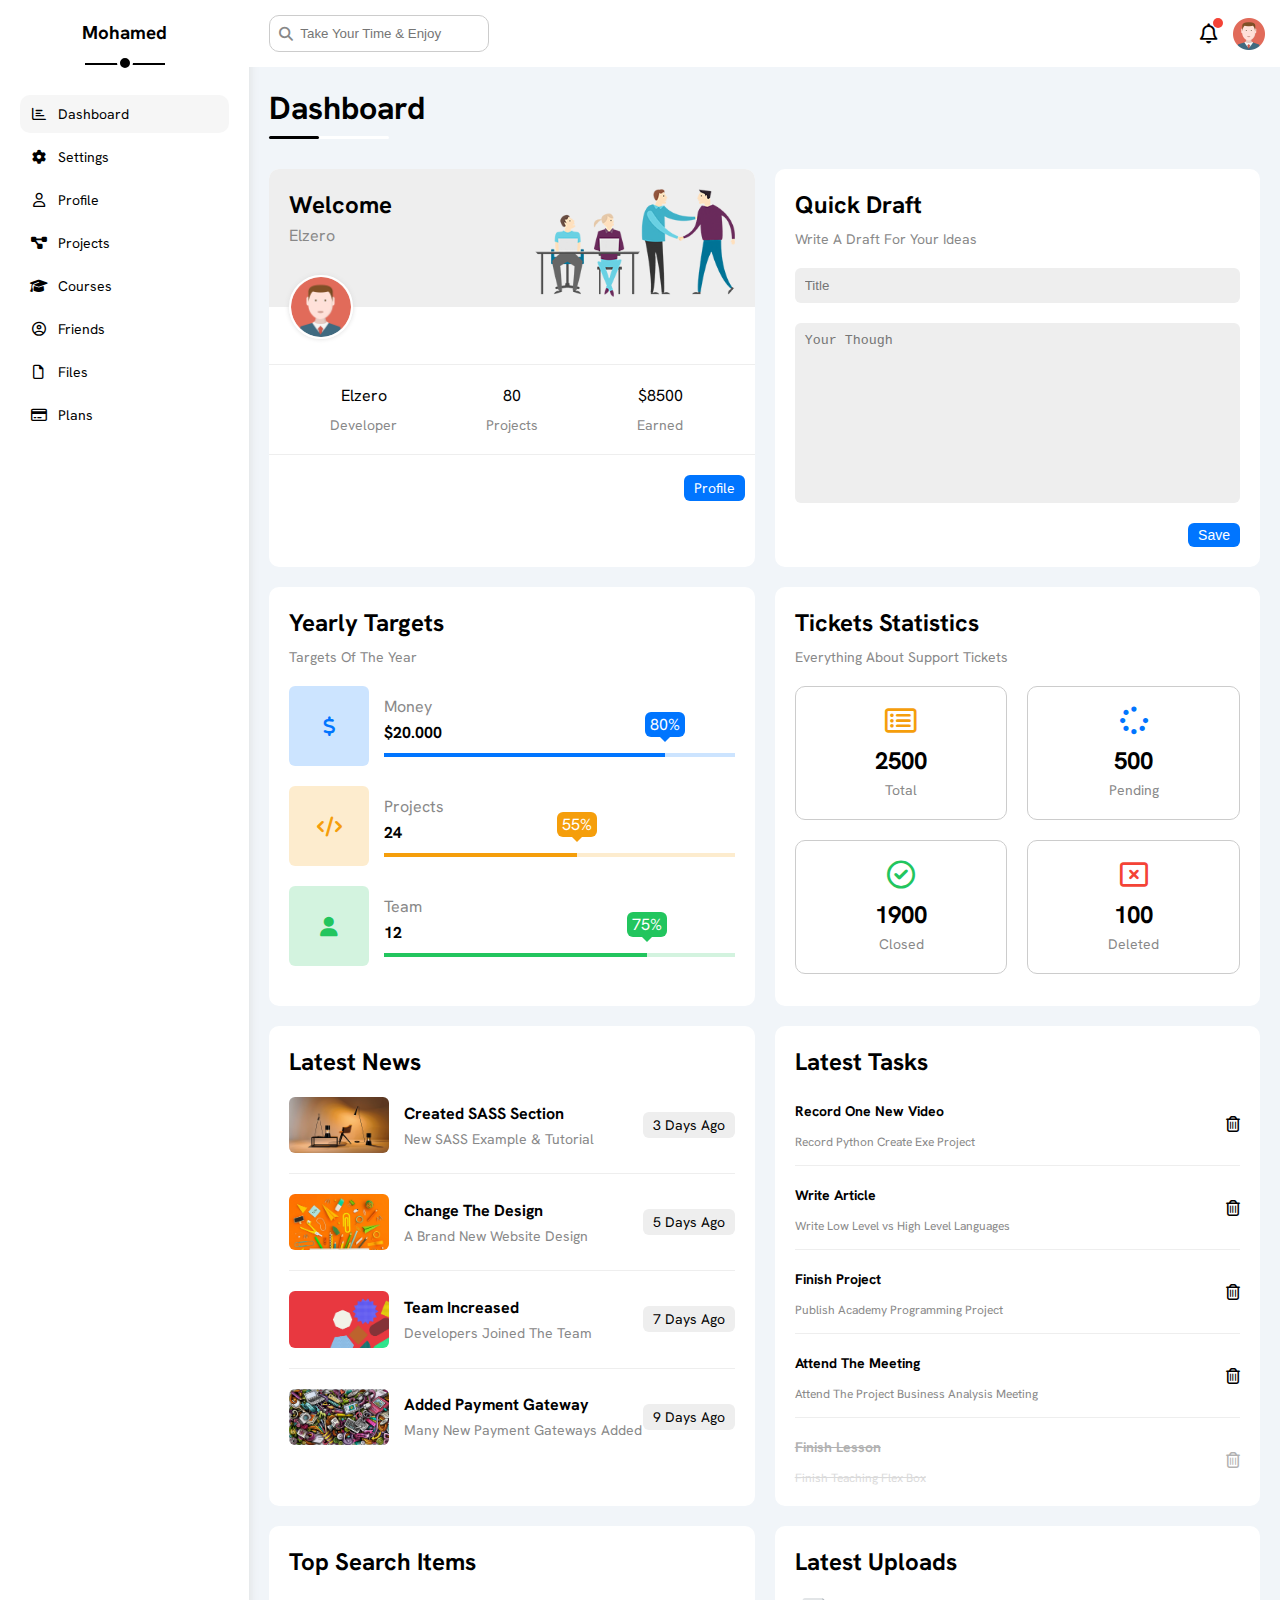
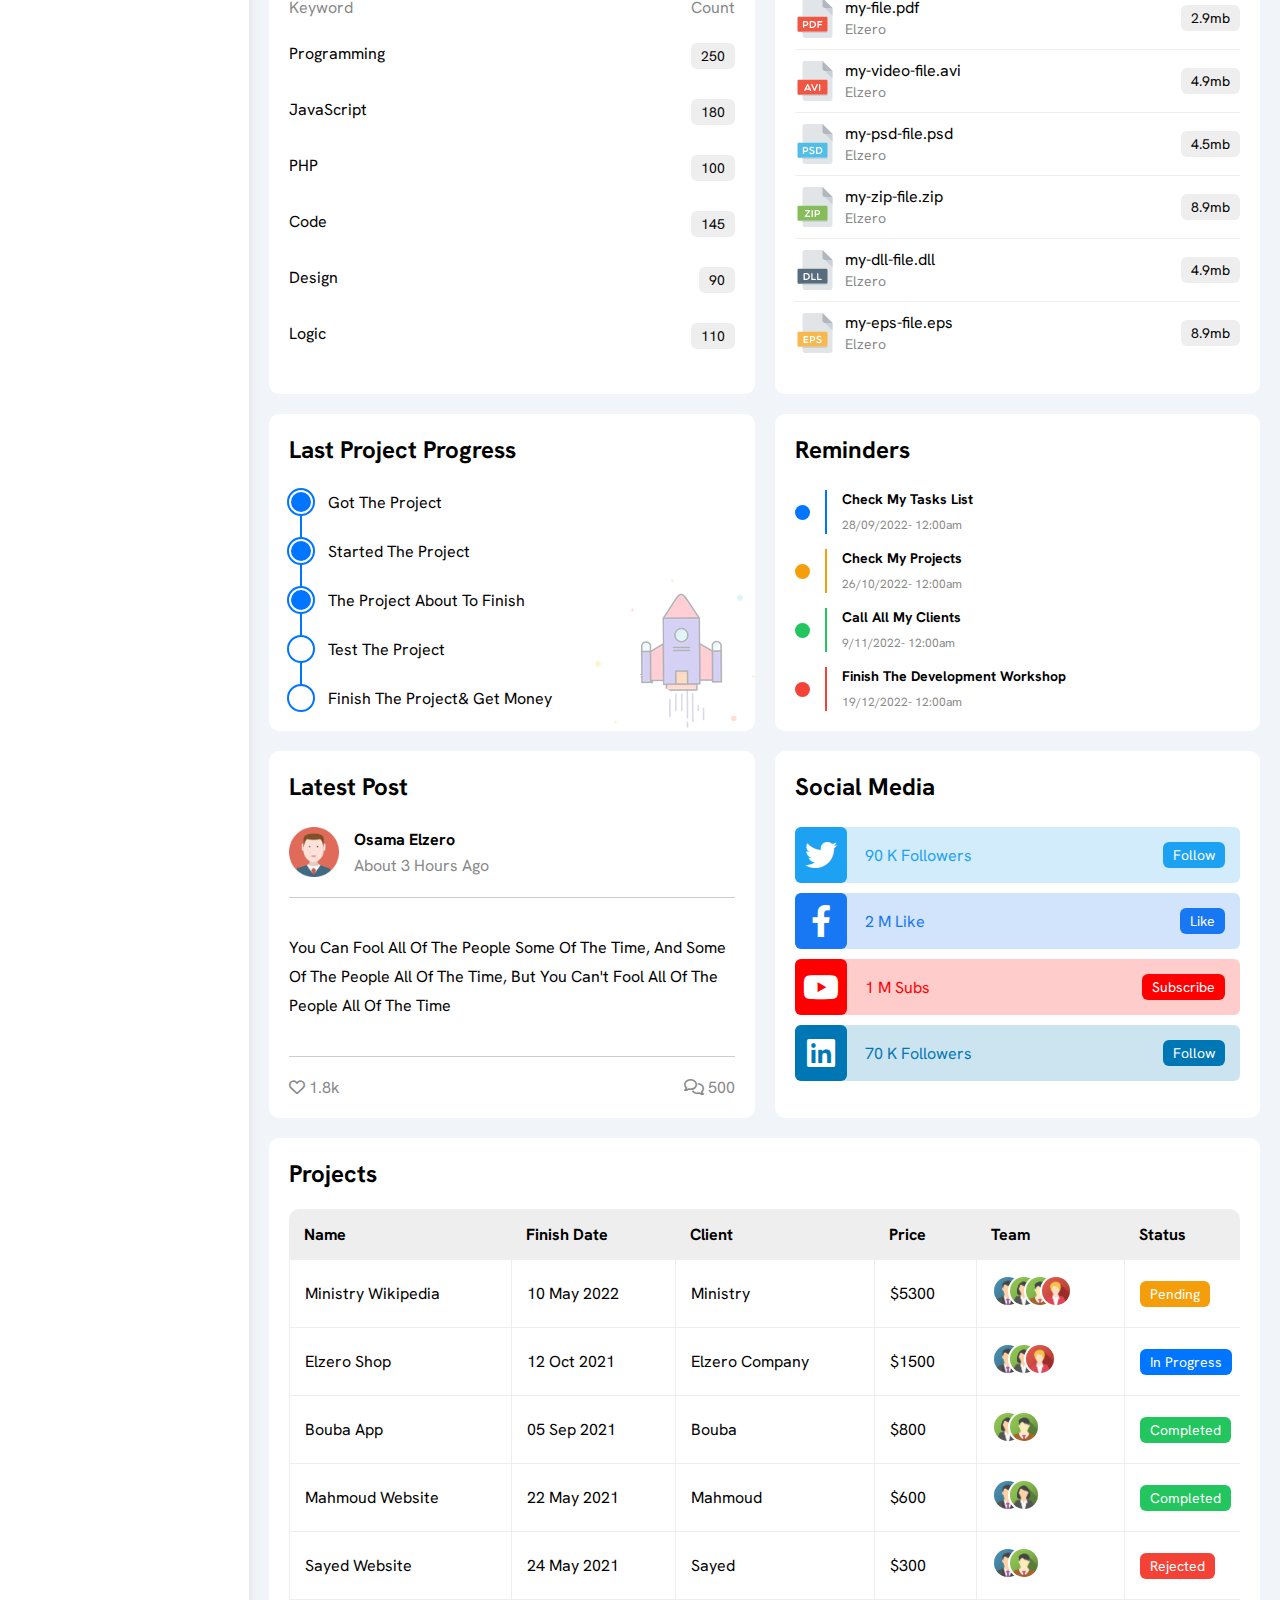
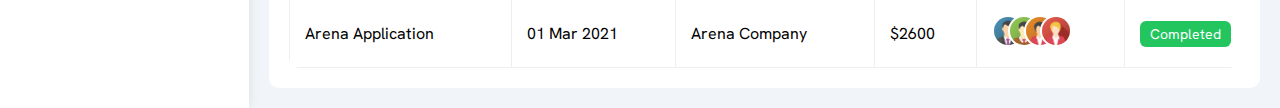
<file: index.html>
<!DOCTYPE html>
<html lang="en">
  <head>
    <meta charset="UTF-8" />
    <meta http-equiv="X-UA-Compatible" content="IE=edge" />
    <meta name="viewport" content="width=device-width, initial-scale=1.0" />
    <link rel="preconnect" href="https://fonts.googleapis.com" />
    <link rel="preconnect" href="https://fonts.gstatic.com" crossorigin />
    <link
      href="https://fonts.googleapis.com/css2?family=Hanken+Grotesk:ital,wght@0,100;0,200;0,300;0,400;0,500;0,600;0,700;0,800;0,900;1,100;1,200;1,300;1,400;1,500;1,600;1,700;1,800;1,900&display=swap"
      rel="stylesheet"
    />
    <style> @import url('https://fonts.googleapis.com/css2?family=Hanken+Grotesk:ital,wght@0,100;0,200;0,300;0,400;0,500;0,600;0,700;0,800;0,900;1,100;1,200;1,300;1,400;1,500;1,600;1,700;1,800;1,900&display=swap'); </style>
    <!-- Font Awesome File  -->
    <link rel="stylesheet" href="./Css/all.min.css">
    <link rel="stylesheet" href="./Css/framework.css" />
    <link rel="stylesheet" href="./Css/master.css" />
    <title>Dashboard</title>
  </head>
  <body>
    <div class="page d-flex">
      <div class="sidebar p-relative bg-white p-20">
        <h3 class="p-relative txt-c mt-0">Mohamed</h3>
        <ul>
          <li>
            <a href="index.html" class="active c-black rad-10 d-flex p-10 align-center fs-14">
              <i class="fa-regular fa-chart-bar fa-fw"></i>
              <span class="fs-14 hide-mobile">Dashboard</span>
            </a>
          </li>
          <li>
            <a class="c-black rad-10 d-flex p-10 align-center fs-14" href="settings.html">
              <i class="fa-solid fa-gear fa-fw"></i>
              <span class="fs-14 hide-mobile">Settings</span>
            </a>
          </li>
          <li>
            <a class="c-black rad-10 d-flex p-10 align-center fs-14" href="profile.html">
              <i class="fa-regular fa-user fa-fw"></i>
              <span class="fs-14 hide-mobile">Profile</span>
            </a>
          </li>
          <li>
            <a class="c-black rad-10 d-flex p-10 align-center fs-14" href="projects.html">
              <i class="fa-solid fa-diagram-project fa-fw"></i>
              <span class="fs-14 hide-mobile">Projects</span>
            </a>
          </li>
          <li>
            <a class="c-black rad-10 d-flex p-10 align-center fs-14" href="courses.html">
              <i class="fa-solid fa-graduation-cap fa-fw"></i>
              <span class="fs-14 hide-mobile">Courses</span>
            </a>
          </li>
          <li>
            <a class="c-black rad-10 d-flex p-10 align-center fs-14" href="friends.html">
              <i class="fa-regular fa-circle-user fa-fw"></i>
              <span class="fs-14 hide-mobile">Friends</span>
            </a>
          </li>
          <li>
            <a class="c-black rad-10 d-flex p-10 align-center fs-14" href="files.html">
              <i class="fa-regular fa-file fa-fw"></i>
              <span class="fs-14 hide-mobile">Files</span>
            </a>
          </li>
          <li>
            <a class="c-black rad-10 d-flex p-10 align-center fs-14" href="plans.html">
              <i class="fa-regular fa-credit-card fa-fw"></i>
              <span class="fs-14 hide-mobile">Plans</span>
            </a>
          </li>
        </ul>
      </div>
      <div class="content w-full d-hidden">
        <!-- Start Head  -->
        <div class="head p-relative bg-white p-15 flex-between">
          <div class="search p-relative">
            <input class="p-10 rad-10 d-border" type="search" placeholder="Take Your Time & Enjoy">
          </div>
          <div class="icon d-flex align-center">
            <span class="notification p-relative">
              <i class="fa-regular fa-bell fa-lg"></i>
            </span>
            <img src="./Image/avatar.png" alt="">
          </div>
        </div>
        <!-- End Head  -->
        <h1 class="p-relative">Dashboard</h1>
        <div class="wrapper d-grid gap-20">
          <!-- Start Widget -->
          <!-- Start Welcome  -->
          <div class="welcome bg-white txt-c-mobile rad-10 block-mobile d-hidden p-relative">
            <div class="intro p-20 d-flex space-between bg-eee">
              <div>
                <h2 class="m-0">Welcome</h2>
                <p class="c-grey mt-5">Elzero</p>
              </div>
              <img src="./Image/welcome.png" alt="" class="hide-mobile">
            </div>
            <img src="./Image/avatar.png" alt="" class="avatar ml-20">
            <div class="body block-mobile txt-c d-flex p-20 mt-20 mb-20">
              <div>Elzero <span class="fs-14 d-block c-grey mt-10"> Developer</span></div>
              <div>80 <span class="fs-14 d-block c-grey mt-10"> Projects</span></div>
              <div>$8500 <span class="fs-14 d-block c-grey mt-10"> Earned</span></div>
            </div>
            <a href="" class="visit btn-shaped">Profile</a>
          </div>
          <!-- End Welcome  -->
          <!-- Start Quick Draft  -->
          <div class="quick-draft w-style ">
            <h2 class="mt-0 mb-10">Quick Draft</h2>
            <p class="mt-0 mb-20 fs-14 c-grey">Write A Draft For Your Ideas</p>
            <form action="">
              <input type="text" class="w-full bg-eee d-block rad-6 b-none p-10 mb-20"  placeholder="Title">
              <textarea class="w-full bg-eee d-block rad-6 b-none p-10 mb-20" placeholder="Your Though"></textarea>
              <input type="submit" class="save btn-shaped" value="Save">
            </form>
          </div>
          <!-- Start Quick Draft  -->
          <!-- Start Yearly Target -->
          <div class="yearly-target w-style">
            <h2 class="mt-0 mb-10">Yearly Targets</h2>
            <p class="mt-0 mb-20 fs-14 c-grey">Targets Of The Year</p>
            <div class="target-row flex-center mb-20 blue">
              <div class="icon rad-6 flex-center">
                <i class="fa-solid fa-dollar-sign fa-lg c-blue rad-6"></i>
              </div>
              <div class="details">
                <span class="c-grey">Money</span>
                <span class="fw-bold d-block mt-5 mb-10">$20.000</span>
                <div class="progress p-relative">
                  <span class="bg-blue blue" style="width: 80%;">
                    <span class="bg-blue c-white rad-6">80%</span>
                  </span>
                </div>
              </div>
            </div>
            <div class="target-row flex-center mb-20 orange">
              <div class="icon rad-6 flex-center">
                <i class="fa-solid fa-code fa-lg c-orange rad-6"></i>
              </div>
              <div class="details">
                <span class="c-grey">Projects</span>
                <span class="fw-bold d-block mt-5 mb-10">24</span>
                <div class="progress p-relative">
                  <span class="bg-orange orange" style="width: 55%;">
                    <span class="bg-orange c-white rad-6">55%</span>
                  </span>
                </div>
              </div>
            </div>
            <div class="target-row flex-center mb-20 green">
              <div class="icon rad-6 flex-center">
                <i class="fa-solid fa-user fa-lg c-green rad-6"></i>
              </div>
              <div class="details">
                <span class="c-grey">Team</span>
                <span class="fw-bold d-block mt-5 mb-10">12</span>
                <div class="progress p-relative">
                  <span class="bg-green green" style="width: 75%;">
                    <span class="bg-green c-white rad-6">75%</span>
                  </span>
                </div>
              </div>
            </div>
          </div>
          <!-- End Yearly Target -->
          <!-- Start Tickets  -->
          <div class="tickets w-style">
            <h2 class="mt-0 mb-10">Tickets Statistics</h2>
            <p class="mt-0 mb-20 fs-14 c-grey">Everything About Support Tickets</p>
            <div class="d-flex txt-c gap-20 f-wrap">
              <div class="box p-20 rad-10 fs-14 d-border gap-20 c-grey">
                <i class="fa-regular fa-rectangle-list fa-2x mb-10 c-orange"></i>
                <span class="d-block c-black fs-24 fw-bold mb-5">2500</span>
                Total
              </div>
                <div class="box p-20 rad-10 fs-14 d-border gap-20 c-grey">
                <i class="fa-solid fa-spinner fa-2x mb-10 c-blue"></i>
                <span class="d-block c-black fs-24 fw-bold mb-5">500</span>
                Pending
              </div>
              <div class="box p-20 rad-10 fs-14 d-border gap-20 c-grey">
                <i class="fa-regular fa-circle-check fa-2x mb-10 c-green"></i>
                <span class="d-block c-black fs-24 fw-bold mb-5">1900</span>
                Closed
              </div>
              <div class="box p-20 rad-10 fs-14 d-border gap-20 c-grey">
                <i class="fa-regular fa-rectangle-xmark fa-2x mb-10 c-red"></i>
                <span class="d-block c-black fs-24 fw-bold mb-5">100</span>
                Deleted
              </div>
            </div>
          </div>
          <!-- End Tickets  --> 
          <!-- Start Last News -->
          <div class="latest-news w-style txt-c-mobile">
            <h2 class="mt-0 mb-20">Latest News</h2>
            <div class="news-row d-flex align-center mb-20 pb-20 block-mobile">
              <img src="./Image/news-01.png" alt="" class="rad-6 w-100 mr-15">
              <div class="info">
                <h3>Created SASS Section</h3>
                <p class="m-0 c-grey fs-14">New SASS Example & Tutorial</p>
              </div>
              <span class="btn-shaped bg-eee fs-12">3 Days Ago</span>
            </div>
            <div class="news-row d-flex align-center mb-20 pb-20 block-mobile">
              <img src="./Image/news-02.png" alt="" class="rad-6 w-100 mr-15">
              <div class="info">
                <h3>Change The Design</h3>
                <p class="m-0 c-grey fs-14">A Brand New Website Design</p>
              </div>
              <span class="btn-shaped bg-eee fs-12">5 Days Ago</span>
            </div>
            <div class="news-row d-flex align-center mb-20 pb-20 block-mobile">
              <img src="./Image/news-03.png" alt="" class="rad-6 w-100 mr-15">
              <div class="info">
                <h3>Team Increased</h3>
                <p class="m-0 c-grey fs-14">Developers Joined The Team</p>
              </div>
              <span class="btn-shaped bg-eee fs-12">7 Days Ago</span>
            </div>
            <div class="news-row d-flex align-center block-mobile">
              <img src="./Image/news-04.png" alt="" class="rad-6 w-100 mr-15">
              <div class="info">
                <h3>Added Payment Gateway</h3>
                <p class="m-0 c-grey fs-14">Many New Payment Gateways Added</p>
              </div>
              <span class="btn-shaped fs-12">9 Days Ago</span>
            </div>
          </div>
          <!-- End Last News -->
          <!-- Start Tasks -->
          <div class="tasks w-style">
            <h2 class="mt-0 mb-20">Latest Tasks</h2>
            <div class="tasks-row flex-between">
              <div class="info">
                <h3 class="mt-0 mt-5 fs-14">Record One New Video</h3>
                <p class="m-0 c-grey fs-12">Record Python Create Exe Project</p>
              </div>
              <i class="fa-regular fa-trash-can delete"></i>
            </div>
            <div class="tasks-row flex-between">
              <div class="info">
                <h3 class="mt-0 mt-5 fs-14">Write Article</h3>
                <p class="m-0 c-grey fs-12">Write Low Level vs High Level Languages</p>
              </div>
              <i class="fa-regular fa-trash-can delete"></i>
            </div>
            <div class="tasks-row flex-between">
              <div class="info">
                <h3 class="mt-0 mt-5 fs-14">Finish Project</h3>
                <p class="m-0 c-grey fs-12">Publish Academy Programming Project</p>
              </div>
              <i class="fa-regular fa-trash-can delete"></i>
            </div>
            <div class="tasks-row flex-between">
              <div class="info">
                <h3 class="mt-0 mt-5 fs-14">Attend The Meeting</h3>
                <p class="m-0 c-grey fs-12">Attend The Project Business Analysis Meeting</p>
              </div>
              <i class="fa-regular fa-trash-can delete"></i>
            </div>
            <div class="tasks-row flex-between done">
              <div class="info">
                <h3 class="mt-0 mt-5 fs-14">Finish Lesson</h3>
                <p class="m-0 c-grey fs-12">Finish Teaching Flex Box</p>
              </div>
              <i class="fa-regular fa-trash-can delete"></i>
            </div>
          </div>
          <!-- End Tasks -->
          <!-- Start Top Search  -->
          <div class="top-search w-style">
            <h2 class="mt-0 mb-20">Top Search Items</h2>
            <div class="items-head d-flex space-between c-grey mb-10">
              <span>Keyword</span>
              <span>Count</span>
            </div>
            <div class="items d-flex space-between pt-15 pb-15">
              <span>Programming</span>
              <span class="btn-shaped fs-12">250</span>
            </div>
            <div class="items d-flex space-between pt-15 pb-15">
              <span>JavaScript</span>
              <span class="btn-shaped fs-12">180</span>
            </div>
            <div class="items d-flex space-between pt-15 pb-15">
              <span>PHP</span>
              <span class="btn-shaped fs-12">100</span>
            </div>
            <div class="items d-flex space-between pt-15 pb-15">
              <span>Code</span>
              <span class="btn-shaped fs-12">145</span>
            </div>
            <div class="items d-flex space-between pt-15 pb-15">
              <span>Design</span>
              <span class="btn-shaped fs-12">90</span>
            </div>
            <div class="items d-flex space-between pt-15 pb-15">
              <span>Logic</span>
              <span class="btn-shaped fs-12">110</span>
            </div>
          </div>
          <!-- End Top Search  -->
          <!-- Start Latest Uploads -->
          <div class="latest-uploads w-style">
            <h2 class="mt-0 mb-20">Latest Uploads</h2>
            <ul class="m-0">
              <li class="flex-between pb-10 mb-10">
                <div class="d-flex align-center">
                  <img class="mr-10" src="./Image/pdf.svg" alt="">
                  <div>
                    <span class="d-block">my-file.pdf</span>
                    <span class="fs-14 c-grey">Elzero</span>
                  </div>
                </div>
                <div class="fs-12 btn-shaped">2.9mb</div>
              </li>
              <li class="flex-between pb-10 mb-10">
                <div class="d-flex align-center">
                  <img class="mr-10" src="./Image/avi.svg" alt="">
                  <div>
                    <span class="d-block">my-video-file.avi</span>
                    <span class="fs-14 c-grey">Elzero</span>
                  </div>
                </div>
                <div class="fs-12 btn-shaped">4.9mb</div>
              </li>
              <li class="flex-between pb-10 mb-10">
                <div class="d-flex align-center">
                  <img class="mr-10" src="./Image/psd.svg" alt="">
                  <div>
                    <span class="d-block">my-psd-file.psd</span>
                    <span class="fs-14 c-grey">Elzero</span>
                  </div>
                </div>
                <div class="fs-12 btn-shaped">4.5mb</div>
              </li>
              <li class="flex-between pb-10 mb-10">
                <div class="d-flex align-center">
                  <img class="mr-10" src="./Image/zip.svg" alt="">
                  <div>
                    <span class="d-block">my-zip-file.zip</span>
                    <span class="fs-14 c-grey">Elzero</span>
                  </div>
                </div>
                <div class="fs-12 btn-shaped">8.9mb</div>
              </li>
              <li class="flex-between pb-10 mb-10">
                <div class="d-flex align-center">
                  <img class="mr-10" src="./Image/dll.svg" alt="">
                  <div>
                    <span class="d-block">my-dll-file.dll</span>
                    <span class="fs-14 c-grey">Elzero</span>
                  </div>
                </div>
                <div class="fs-12 btn-shaped">4.9mb</div>
              </li>
              <li class="flex-between pb-10 mb-10">
                <div class="d-flex align-center">
                  <img class="mr-10" src="./Image/eps.svg" alt="">
                  <div>
                    <span class="d-block">my-eps-file.eps</span>
                    <span class="fs-14 c-grey">Elzero</span>
                  </div>
                </div>
                <div class="fs-12 btn-shaped">8.9mb</div>
              </li>
            </ul>
          </div>
          <!-- End Latest Uploads -->
          <!-- Start Last Project Progress  -->
          <div class="last-project-progress w-style p-relative">
            <h2 class="mt-0 mb-2">Last Project Progress</h2>
            <ul class="m-0 p-relative">
              <li class="mt-25 d-flex align-center done">Got The Project</li>
              <li class="mt-25 d-flex align-center done">Started The Project</li>
              <li class="mt-25 d-flex align-center done">The Project About To Finish</li>
              <li class="mt-25 d-flex align-center current">Test The Project</li>
              <li class="mt-25 d-flex align-center">Finish The Project& Get Money</li>
            </ul>
            <img class="hide-mobile launch-icon" src="./Image/project.png" alt="">
          </div>
          <!-- End Last Project Progress  -->
          <!-- Start Reminders -->
          <div class="reminders w-style p-relative">
            <h2 class="mt-0 mb-25">Reminders</h2>
            <ul class="m-0">
              <li class="d-flex align-center mt-15">
                <span class="bg-blue mr-15 d-block rad-half key"></span>
                <div class="pl-15 blue">
                  <p class="fs-14 fw-bold mt-0 mb-5">Check My Tasks List</p>
                  <span class="c-grey fs-12">28/09/2022- 12:00am</span>
                </div>
              </li>
              <li class="d-flex align-center mt-15">
                <span class="bg-orange mr-15 d-block rad-half key"></span>
                <div class="pl-15 orange">
                  <p class="fs-14 fw-bold mt-0 mb-5">Check My Projects</p>
                  <span class="c-grey fs-12">26/10/2022- 12:00am</span>
                </div>
              </li>
              <li class="d-flex align-center mt-15">
                <span class="bg-green mr-15 d-block rad-half key"></span>
                <div class="pl-15 green">
                  <p class="fs-14 fw-bold mt-0 mb-5">Call All My Clients</p>
                  <span class="c-grey fs-12">9/11/2022- 12:00am</span>
                </div>
              </li>
              <li class="d-flex align-center mt-15">
                <span class="bg-red mr-15 d-block rad-half key"></span>
                <div class="pl-15 red">
                  <p class="fs-14 fw-bold mt-0 mb-5">Finish The Development Workshop</p>
                  <span class="c-grey fs-12">19/12/2022- 12:00am</span>
                </div>
              </li>
            </ul>
          </div>
          <!-- End Reminders -->
          <!-- Start Latest Post  -->
          <div class="latest-post w-style">
            <h2 class="mt-0 mb-25">Latest Post</h2>
            <div class="top d-flex align-center">
              <img class="mr-15 avatar" src="./Image/avatar.png" alt="">
              <div class="info">
                <span class="mb-5 d-block fw-bold">Osama Elzero</span>
                <span class="c-grey">About 3 Hours Ago</span>
              </div>
            </div>
            <div class="middle mt-20 mb-20 pt-20 pb-20">
              <p class="txt-c-mobile ">You Can Fool All Of The People Some Of The Time, And Some Of The People All Of The Time, But You Can't Fool All Of The People All Of The Time</p>
            </div>
            <div class="bottom c-grey flex-between">
              <div>
                <i class="fa-regular fa-heart"></i>
                <span>1.8k</span>
              </div>
              <div>
                <i class="fa-regular fa-comments"></i>
                <span>500</span>
              </div>
            </div>
          </div>
          <!-- End Latest Post  -->
          <!-- Start Social Media -->
          <div class="social-media w-style">
            <h2 class="mt-0 mb-25">Social Media</h2>
            <div class="box twitter flex-between p-15 p-relative mb-10 rad-6">
              <i class="fa-brands fa-twitter fa-2x c-white flex-center h-full rad-6"></i>
              <span>90 K Followers</span>
              <a class="btn-shaped" href="#">Follow</a>
            </div>
            <div class="box facebook flex-between p-15 p-relative mb-10 rad-6">
              <i class="fa-brands fa-facebook-f fa-2x c-white flex-center h-full rad-6"></i>
              <span>2 M Like</span>
              <a class="btn-shaped" href="#">Like</a>
            </div>
            <div class="box youtube flex-between p-15 p-relative mb-10 rad-6">
              <i class="fa-brands fa-youtube fa-2x c-white flex-center h-full rad-6"></i>
              <span>1 M Subs</span>
              <a class="btn-shaped" href="#">Subscribe</a>
            </div>
            <div class="box linkedin flex-between p-15 p-relative mb-10 rad-6">
              <i class="fa-brands fa-linkedin fa-2x c-white flex-center h-full rad-6"></i>
              <span>70 K Followers</span>
              <a class="btn-shaped" href="#">Follow</a>
            </div>
          </div>
          <!-- End Social Media -->
          <!-- End Widget -->
        </div>
        <!-- Start Project Table  -->
        <div class="projects w-style m-20">
          <h2 class="mt-0 mb-20">Projects</h2>
          <div class="responsive-table rad-10">
            <table class="fs-16 w-full rad-10">
              <thead>
                <tr>
                  <td>Name</td>
                  <td>Finish Date</td>
                  <td>Client</td>
                  <td>Price</td>
                  <td>Team</td>
                  <td>Status</td>
                </tr>
              </thead>
              <tbody>
                <tr>
                  <td>Ministry Wikipedia</td>
                  <td>10 May 2022</td>
                  <td>Ministry</td>
                  <td>$5300</td>
                  <td>
                    <img src="./Image/team-01.png" alt="">
                    <img src="./Image/team-02.png" alt="">
                    <img src="./Image/team-03.png" alt="">
                    <img src="./Image/team-05.png" alt="">
                  </td>
                  <td>
                    <span class="label bg-orange c-white">Pending</span>
                  </td>
                </tr>
                <tr>
                  <td>Elzero Shop</td>
                  <td>12 Oct 2021</td>
                  <td>Elzero Company</td>
                  <td>$1500</td>
                  <td>
                    <img src="./Image/team-01.png" alt="">
                    <img src="./Image/team-02.png" alt="">
                    <img src="./Image/team-05.png" alt="">
                  </td>
                  <td>
                    <span class="label bg-blue c-white">In Progress</span>
                  </td>
                </tr>
                <tr>
                  <td>Bouba App</td>
                  <td>05 Sep 2021</td>
                  <td>Bouba</td>
                  <td>$800</td>
                  <td>
                    <img src="./Image/team-02.png" alt="">
                    <img src="./Image/team-03.png" alt="">
                  </td>
                  <td>
                    <span class="label bg-green c-white">Completed</span>
                  </td>
                </tr>
                <tr>
                  <td>Mahmoud Website</td>
                  <td>22 May 2021</td>
                  <td>Mahmoud</td>
                  <td>$600</td>
                  <td>
                    <img src="./Image/team-01.png" alt="">
                    <img src="./Image/team-02.png" alt="">
                  </td>
                  <td>
                    <span class="label bg-green c-white">Completed</span>
                  </td>
                </tr>
                <tr>
                  <td>Sayed Website</td>
                  <td>24 May 2021</td>
                  <td>Sayed</td>
                  <td>$300</td>
                  <td>
                    <img src="./Image/team-01.png" alt="">
                    <img src="./Image/team-03.png" alt="">
                  </td>
                  <td>
                    <span class="label bg-red c-white">Rejected</span>
                  </td>
                </tr>
                <tr>
                  <td>Arena Application</td>
                  <td>01 Mar 2021</td>
                  <td>Arena Company</td>
                  <td>$2600</td>
                  <td>
                    <img src="./Image/team-01.png" alt="">
                    <img src="./Image/team-03.png" alt="">
                    <img src="./Image/team-04.png" alt="">
                    <img src="./Image/team-05.png" alt="">
                  </td>
                  <td>
                    <span class="label bg-green c-white">Completed</span>
                  </td>
                </tr>
              </tbody>
            </table>
          </div>
        </div>
        <!-- End Project Table  -->
      </div>
    </div>
  </body>
</html>
</file>
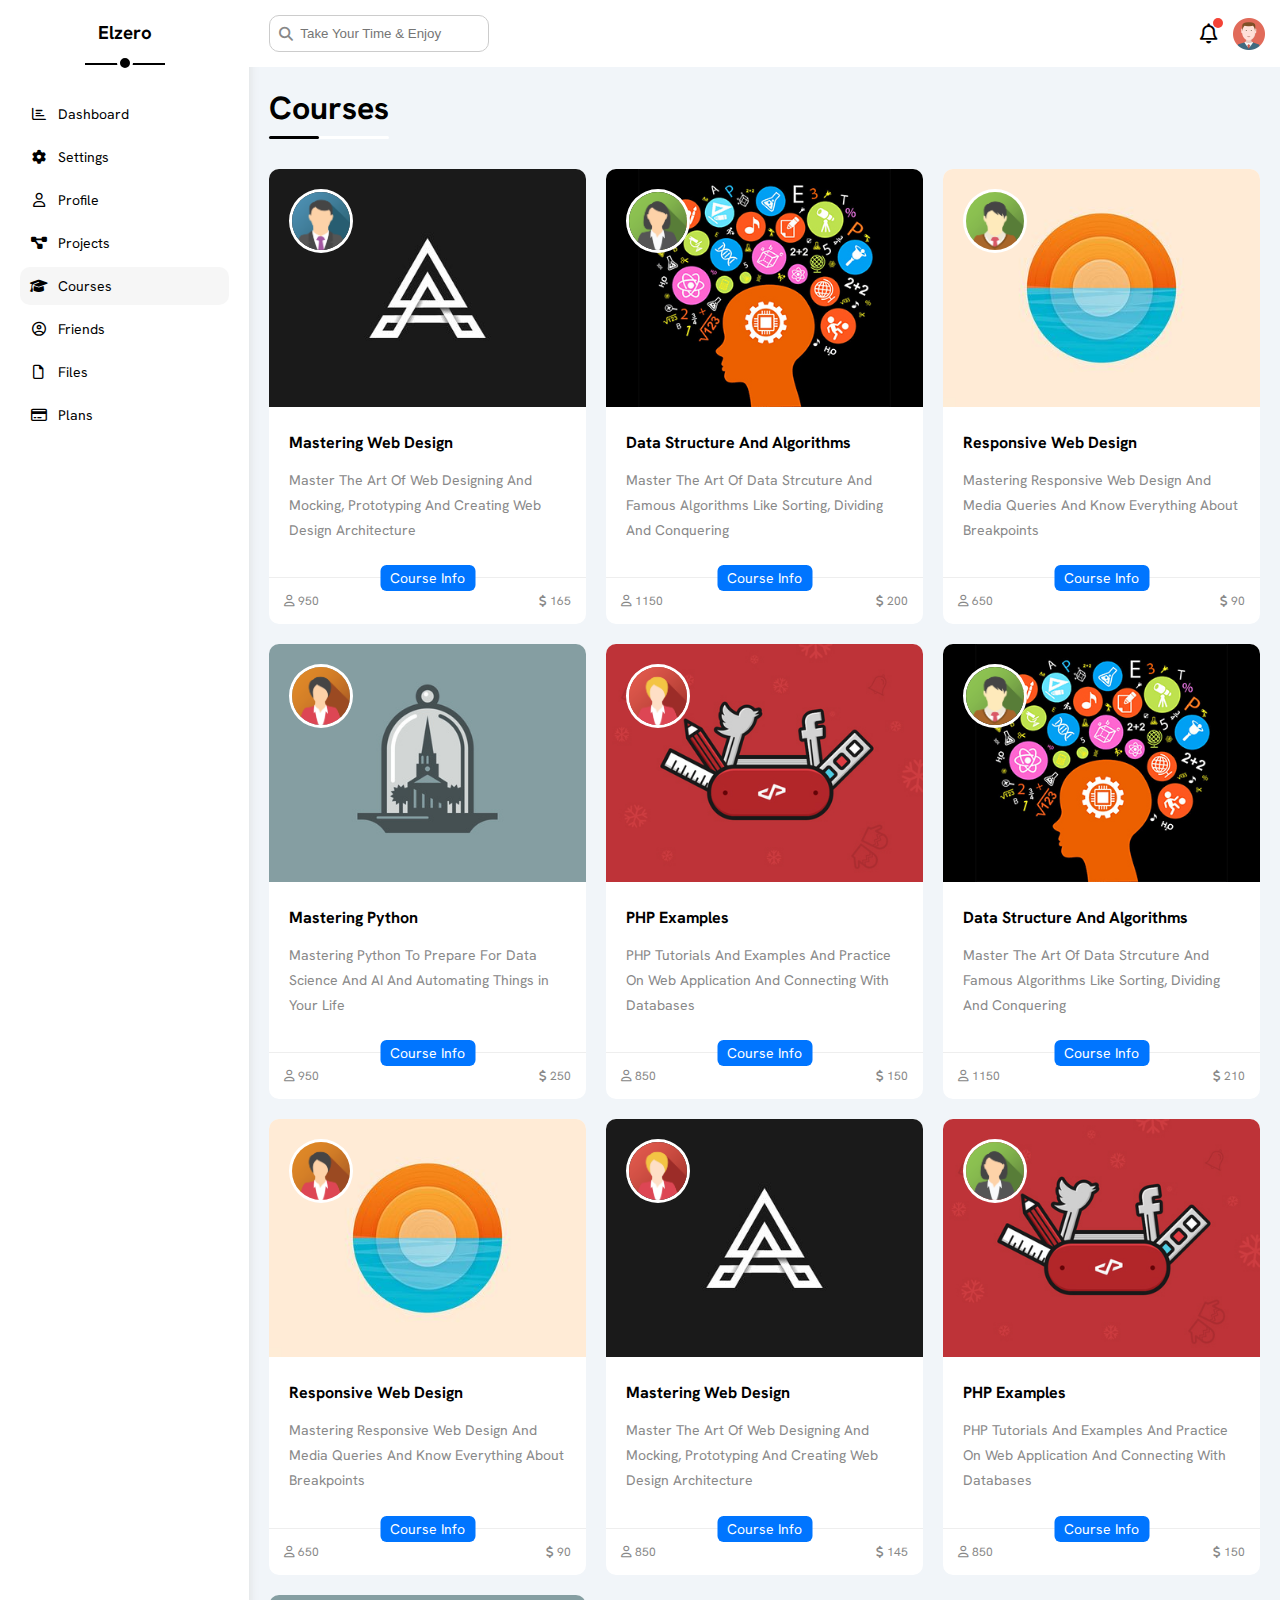
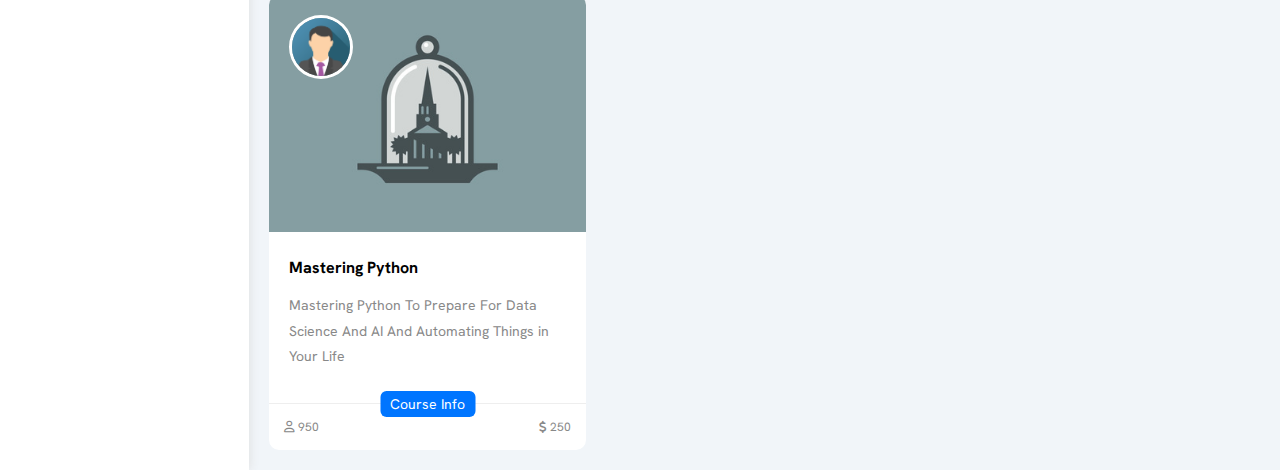
<file: courses.html>
<!DOCTYPE html>
<html lang="en">
  <head>
    <meta charset="UTF-8" />
    <meta http-equiv="X-UA-Compatible" content="IE=edge" />
    <meta name="viewport" content="width=device-width, initial-scale=1.0" />
    <link rel="preconnect" href="https://fonts.googleapis.com" />
    <link rel="preconnect" href="https://fonts.gstatic.com" crossorigin />
    <link
      href="https://fonts.googleapis.com/css2?family=Hanken+Grotesk:ital,wght@0,100;0,200;0,300;0,400;0,500;0,600;0,700;0,800;0,900;1,100;1,200;1,300;1,400;1,500;1,600;1,700;1,800;1,900&display=swap"
      rel="stylesheet"
    />
    <style> @import url('https://fonts.googleapis.com/css2?family=Hanken+Grotesk:ital,wght@0,100;0,200;0,300;0,400;0,500;0,600;0,700;0,800;0,900;1,100;1,200;1,300;1,400;1,500;1,600;1,700;1,800;1,900&display=swap'); </style>
    <!-- Font Awesome File  -->
    <link rel="stylesheet" href="./Css/all.min.css">
    <link rel="stylesheet" href="./Css/framework.css" />
    <link rel="stylesheet" href="./Css/master.css" />
    <title>Courses</title>
  </head>
  <body>
    <div class="page d-flex">
      <div class="sidebar p-relative bg-white p-20">
        <h3 class="p-relative txt-c mt-0">Elzero</h3>
        <ul>
          <li>
            <a href="index.html" class=" c-black rad-10 d-flex p-10 align-center fs-14">
              <i class="fa-regular fa-chart-bar fa-fw"></i>
              <span class="fs-14 hide-mobile">Dashboard</span>
            </a>
          </li>
          <li>
            <a class="c-black rad-10 d-flex p-10 align-center fs-14 " href="settings.html">
              <i class="fa-solid fa-gear fa-fw"></i>
              <span class="fs-14 hide-mobile">Settings</span>
            </a>
          </li>
          <li>
            <a class="c-black rad-10 d-flex p-10 align-center fs-14" href="profile.html">
              <i class="fa-regular fa-user fa-fw"></i>
              <span class="fs-14 hide-mobile">Profile</span>
            </a>
          </li>
          <li>
            <a class="c-black rad-10 d-flex p-10 align-center fs-14" href="projects.html">
              <i class="fa-solid fa-diagram-project fa-fw"></i>
              <span class="fs-14 hide-mobile">Projects</span>
            </a>
          </li>
          <li>
            <a class="c-black rad-10 d-flex p-10 align-center fs-14 active" href="courses.html">
              <i class="fa-solid fa-graduation-cap fa-fw"></i>
              <span class="fs-14 hide-mobile">Courses</span>
            </a>
          </li>
          <li>
            <a class="c-black rad-10 d-flex p-10 align-center fs-14" href="friends.html">
              <i class="fa-regular fa-circle-user fa-fw"></i>
              <span class="fs-14 hide-mobile">Friends</span>
            </a>
          </li>
          <li>
            <a class="c-black rad-10 d-flex p-10 align-center fs-14" href="files.html">
              <i class="fa-regular fa-file fa-fw"></i>
              <span class="fs-14 hide-mobile">Files</span>
            </a>
          </li>
          <li>
            <a class="c-black rad-10 d-flex p-10 align-center fs-14" href="plans.html">
              <i class="fa-regular fa-credit-card fa-fw"></i>
              <span class="fs-14 hide-mobile">Plans</span>
            </a>
          </li>
        </ul>
      </div>
      <div class="content w-full d-hidden">
        <!-- Start Head  -->
        <div class="head p-relative bg-white p-15 flex-between">
          <div class="search p-relative">
            <input class="p-10 rad-10 d-border" type="search" placeholder="Take Your Time & Enjoy">
          </div>
          <div class="icon d-flex align-center">
            <span class="notification p-relative">
              <i class="fa-regular fa-bell fa-lg"></i>
            </span>
            <img src="./Image/avatar.png" alt="">
          </div>
        </div>
        <!-- End Head  -->
        <h1 class="p-relative">Courses</h1>
        <div class="courses-page d-grid gap-20 m-20">
          <div class="course w-style p-relative">
            <img src="./Image/course-01.jpg" alt="" class="cover">
            <img src="./Image/team-01.png" alt="" class="instructor">
            <div class="p-20">
              <h4 class="m-0">Mastering Web Design</h4>
              <p class="c-grey fs-14 mt-15">Master The Art Of Web Designing And Mocking, Prototyping And Creating Web Design Architecture</p>
            </div>
            <div class="info flex-between p-relative p-15 fs-12">
              <span class="title btn-shaped">Course Info</span>
              <span class="c-grey">
                <i class="fa-regular fa-user"></i>
                950
              </span>
              <span class="c-grey">
                <i class="fa-solid fa-dollar-sign"></i>
                165
              </span>
            </div>
          </div>
          <div class="course w-style p-relative">
            <img src="./Image/course-02.jpg" alt="" class="cover">
            <img src="./Image/team-02.png" alt="" class="instructor">
            <div class="p-20">
              <h4 class="m-0">Data Structure And Algorithms</h4>
              <p class="c-grey fs-14 mt-15">Master The Art Of Data Strcuture And Famous Algorithms Like Sorting, Dividing And Conquering</p>
            </div>
            <div class="info flex-between p-relative p-15 fs-12">
              <span class="title btn-shaped">Course Info</span>
              <span class="c-grey">
                <i class="fa-regular fa-user"></i>
                1150
              </span>
              <span class="c-grey">
                <i class="fa-solid fa-dollar-sign"></i>
                200
              </span>
            </div>
          </div>
          <div class="course w-style p-relative">
            <img src="./Image/course-03.jpg" alt="" class="cover">
            <img src="./Image/team-03.png" alt="" class="instructor">
            <div class="p-20">
              <h4 class="m-0">Responsive Web Design</h4>
              <p class="c-grey fs-14 mt-15">Mastering Responsive Web Design And Media Queries And Know Everything About Breakpoints</p>
            </div>
            <div class="info flex-between p-relative p-15 fs-12">
              <span class="title btn-shaped">Course Info</span>
              <span class="c-grey">
                <i class="fa-regular fa-user"></i>
                650
              </span>
              <span class="c-grey">
                <i class="fa-solid fa-dollar-sign"></i>
                90
              </span>
            </div>
          </div>
          <div class="course w-style p-relative">
            <img src="./Image/course-04.jpg" alt="" class="cover">
            <img src="./Image/team-04.png" alt="" class="instructor">
            <div class="p-20">
              <h4 class="m-0">Mastering Python</h4>
              <p class="c-grey fs-14 mt-15">Mastering Python To Prepare For Data Science And AI And Automating Things in Your Life</p>
            </div>
            <div class="info flex-between p-relative p-15 fs-12">
              <span class="title btn-shaped">Course Info</span>
              <span class="c-grey">
                <i class="fa-regular fa-user"></i>
                950
              </span>
              <span class="c-grey">
                <i class="fa-solid fa-dollar-sign"></i>
                250
              </span>
            </div>
          </div>
          <div class="course w-style p-relative">
            <img src="./Image/course-05.jpg" alt="" class="cover">
            <img src="./Image/team-05.png" alt="" class="instructor">
            <div class="p-20">
              <h4 class="m-0">PHP Examples</h4>
              <p class="c-grey fs-14 mt-15">PHP Tutorials And Examples And Practice On Web Application And Connecting With Databases</p>
            </div>
            <div class="info flex-between p-relative p-15 fs-12">
              <span class="title btn-shaped">Course Info</span>
              <span class="c-grey">
                <i class="fa-regular fa-user"></i>
                850
              </span>
              <span class="c-grey">
                <i class="fa-solid fa-dollar-sign"></i>
                150
              </span>
            </div>
          </div>
          <div class="course w-style p-relative">
            <img src="./Image/course-02.jpg" alt="" class="cover">
            <img src="./Image/team-03.png" alt="" class="instructor">
            <div class="p-20">
              <h4 class="m-0">Data Structure And Algorithms</h4>
              <p class="c-grey fs-14 mt-15">Master The Art Of Data Strcuture And Famous Algorithms Like Sorting, Dividing And Conquering</p>
            </div>
            <div class="info flex-between p-relative p-15 fs-12">
              <span class="title btn-shaped">Course Info</span>
              <span class="c-grey">
                <i class="fa-regular fa-user"></i>
                1150
              </span>
              <span class="c-grey">
                <i class="fa-solid fa-dollar-sign"></i>
                210
              </span>
            </div>
          </div>
          <div class="course w-style p-relative">
            <img src="./Image/course-03.jpg" alt="" class="cover">
            <img src="./Image/team-04.png" alt="" class="instructor">
            <div class="p-20">
              <h4 class="m-0">Responsive Web Design</h4>
              <p class="c-grey fs-14 mt-15">Mastering Responsive Web Design And Media Queries And Know Everything About Breakpoints</p>
            </div>
            <div class="info flex-between p-relative p-15 fs-12">
              <span class="title btn-shaped">Course Info</span>
              <span class="c-grey">
                <i class="fa-regular fa-user"></i>
                650
              </span>
              <span class="c-grey">
                <i class="fa-solid fa-dollar-sign"></i>
                90
              </span>
            </div>
          </div>
          <div class="course w-style p-relative">
            <img src="./Image/course-01.jpg" alt="" class="cover">
            <img src="./Image/team-05.png" alt="" class="instructor">
            <div class="p-20">
              <h4 class="m-0">Mastering Web Design</h4>
              <p class="c-grey fs-14 mt-15">Master The Art Of Web Designing And Mocking, Prototyping And Creating Web Design Architecture</p>
            </div>
            <div class="info flex-between p-relative p-15 fs-12">
              <span class="title btn-shaped">Course Info</span>
              <span class="c-grey">
                <i class="fa-regular fa-user"></i>
                850
              </span>
              <span class="c-grey">
                <i class="fa-solid fa-dollar-sign"></i>
                145
              </span>
            </div>
          </div>
          <div class="course w-style p-relative">
            <img src="./Image/course-05.jpg" alt="" class="cover">
            <img src="./Image/team-02.png" alt="" class="instructor">
            <div class="p-20">
              <h4 class="m-0">PHP Examples</h4>
              <p class="c-grey fs-14 mt-15">PHP Tutorials And Examples And Practice On Web Application And Connecting With Databases</p>
            </div>
            <div class="info flex-between p-relative p-15 fs-12">
              <span class="title btn-shaped">Course Info</span>
              <span class="c-grey">
                <i class="fa-regular fa-user"></i>
                850
              </span>
              <span class="c-grey">
                <i class="fa-solid fa-dollar-sign"></i>
                150
              </span>
            </div>
          </div>
          <div class="course w-style p-relative">
            <img src="./Image/course-04.jpg" alt="" class="cover">
            <img src="./Image/team-01.png" alt="" class="instructor">
            <div class="p-20">
              <h4 class="m-0">Mastering Python</h4>
              <p class="c-grey fs-14 mt-15">Mastering Python To Prepare For Data Science And AI And Automating Things in Your Life</p>
            </div>
            <div class="info flex-between p-relative p-15 fs-12">
              <span class="title btn-shaped">Course Info</span>
              <span class="c-grey">
                <i class="fa-regular fa-user"></i>
                950
              </span>
              <span class="c-grey">
                <i class="fa-solid fa-dollar-sign"></i>
                250
              </span>
            </div>
          </div>
        </div>
      </div>
    </div>
  </body>
</html>
</file>
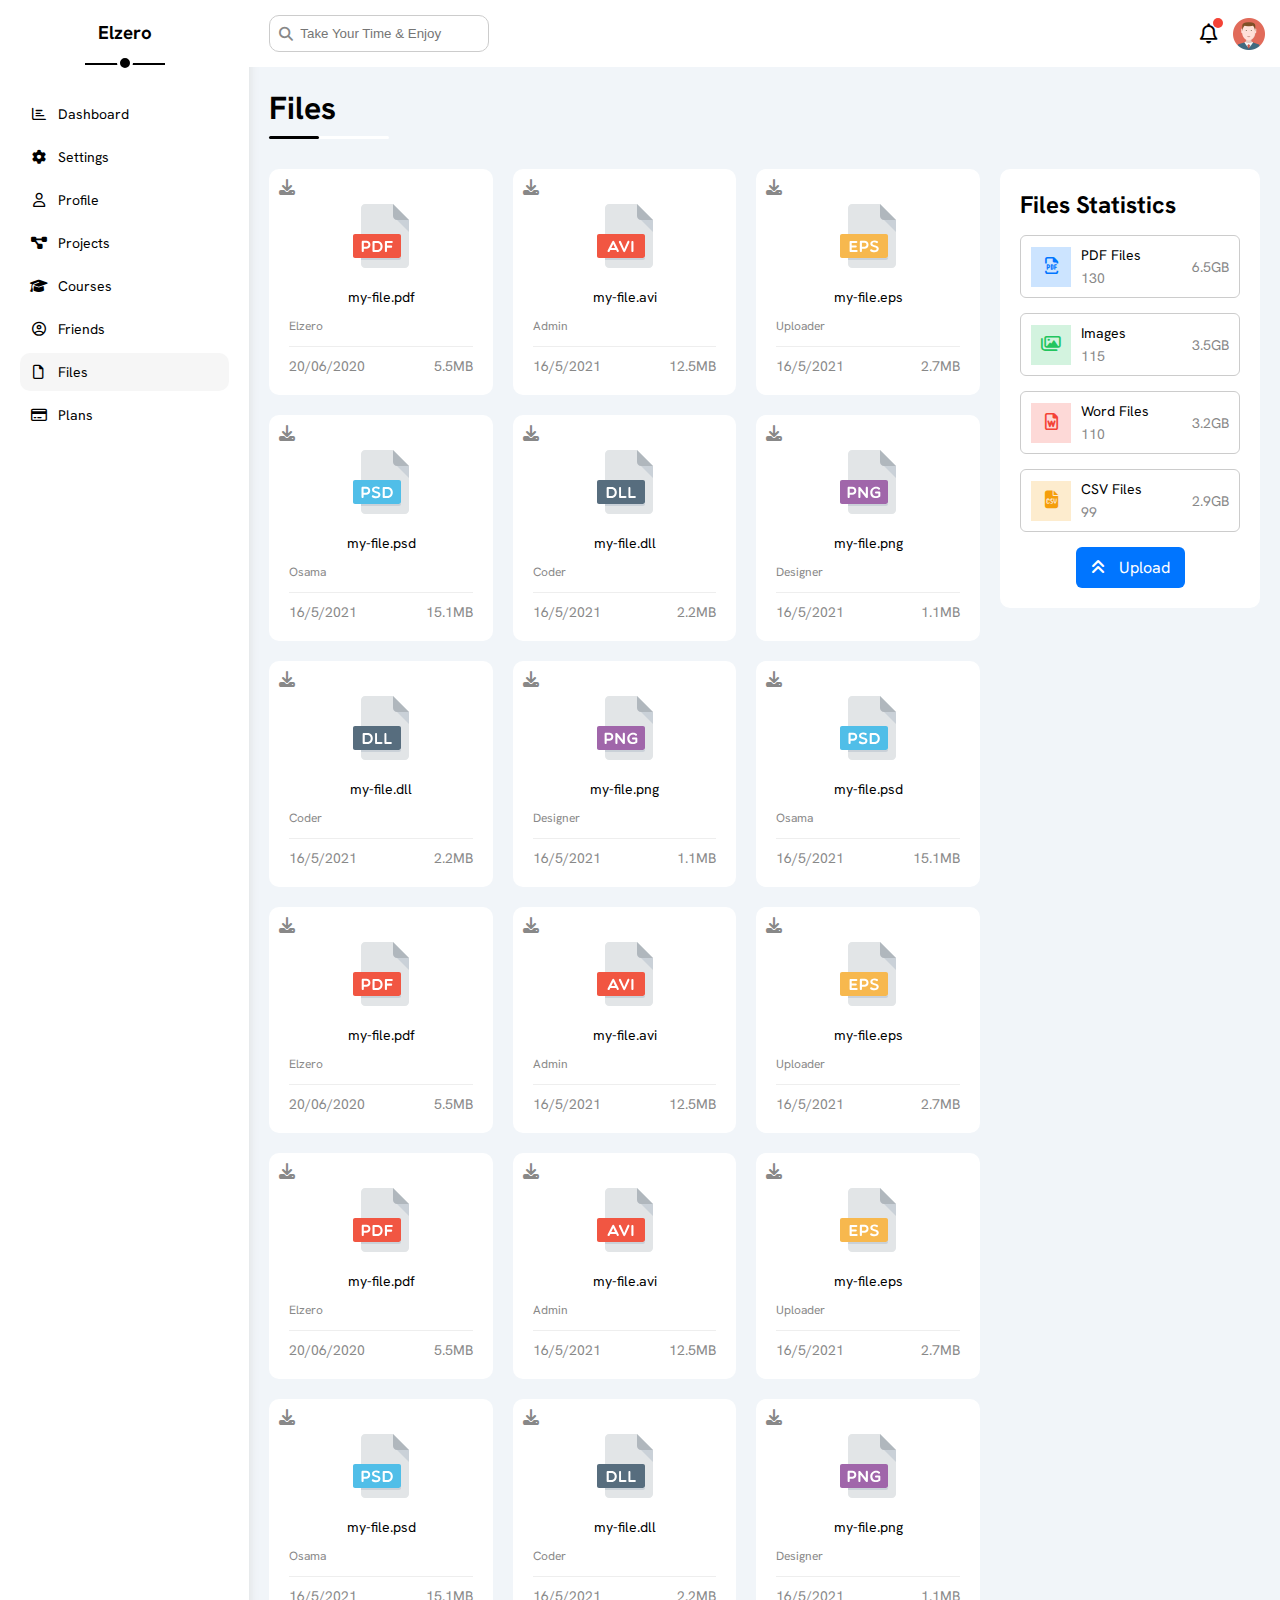
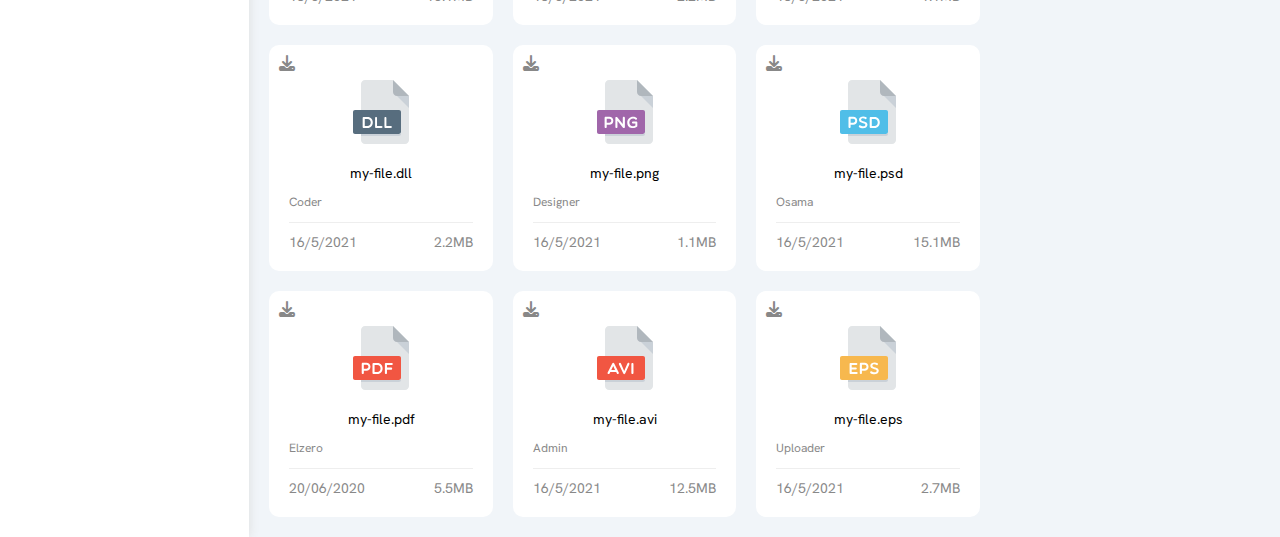
<file: files.html>
<!DOCTYPE html>
<html lang="en">
  <head>
    <meta charset="UTF-8" />
    <meta http-equiv="X-UA-Compatible" content="IE=edge" />
    <meta name="viewport" content="width=device-width, initial-scale=1.0" />
    <link rel="preconnect" href="https://fonts.googleapis.com" />
    <link rel="preconnect" href="https://fonts.gstatic.com" crossorigin />
    <link
      href="https://fonts.googleapis.com/css2?family=Hanken+Grotesk:ital,wght@0,100;0,200;0,300;0,400;0,500;0,600;0,700;0,800;0,900;1,100;1,200;1,300;1,400;1,500;1,600;1,700;1,800;1,900&display=swap"
      rel="stylesheet"
    />
    <style> @import url('https://fonts.googleapis.com/css2?family=Hanken+Grotesk:ital,wght@0,100;0,200;0,300;0,400;0,500;0,600;0,700;0,800;0,900;1,100;1,200;1,300;1,400;1,500;1,600;1,700;1,800;1,900&display=swap'); </style>
    <!-- Font Awesome File  -->
    <link rel="stylesheet" href="./Css/all.min.css">
    <link rel="stylesheet" href="./Css/framework.css" />
    <link rel="stylesheet" href="./Css/master.css" />
    <title>Files</title>
  </head>
  <body>
    <div class="page d-flex">
      <div class="sidebar p-relative bg-white p-20">
        <h3 class="p-relative txt-c mt-0">Elzero</h3>
        <ul>
          <li>
            <a href="index.html" class=" c-black rad-10 d-flex p-10 align-center fs-14">
              <i class="fa-regular fa-chart-bar fa-fw"></i>
              <span class="fs-14 hide-mobile">Dashboard</span>
            </a>
          </li>
          <li>
            <a class="c-black rad-10 d-flex p-10 align-center fs-14 " href="settings.html">
              <i class="fa-solid fa-gear fa-fw"></i>
              <span class="fs-14 hide-mobile">Settings</span>
            </a>
          </li>
          <li>
            <a class="c-black rad-10 d-flex p-10 align-center fs-14" href="profile.html">
              <i class="fa-regular fa-user fa-fw"></i>
              <span class="fs-14 hide-mobile">Profile</span>
            </a>
          </li>
          <li>
            <a class="c-black rad-10 d-flex p-10 align-center fs-14" href="projects.html">
              <i class="fa-solid fa-diagram-project fa-fw"></i>
              <span class="fs-14 hide-mobile">Projects</span>
            </a>
          </li>
          <li>
            <a class="c-black rad-10 d-flex p-10 align-center fs-14" href="courses.html">
              <i class="fa-solid fa-graduation-cap fa-fw"></i>
              <span class="fs-14 hide-mobile">Courses</span>
            </a>
          </li>
          <li>
            <a class="c-black rad-10 d-flex p-10 align-center fs-14" href="friends.html">
              <i class="fa-regular fa-circle-user fa-fw"></i>
              <span class="fs-14 hide-mobile">Friends</span>
            </a>
          </li>
          <li>
            <a class="c-black rad-10 d-flex p-10 align-center fs-14 active" href="files.html">
              <i class="fa-regular fa-file fa-fw"></i>
              <span class="fs-14 hide-mobile">Files</span>
            </a>
          </li>
          <li>
            <a class="c-black rad-10 d-flex p-10 align-center fs-14" href="plans.html">
              <i class="fa-regular fa-credit-card fa-fw"></i>
              <span class="fs-14 hide-mobile">Plans</span>
            </a>
          </li>
        </ul>
      </div>
      <div class="content w-full d-hidden">
        <!-- Start Head  -->
        <div class="head p-relative bg-white p-15 flex-between">
          <div class="search p-relative">
            <input class="p-10 rad-10 d-border" type="search" placeholder="Take Your Time & Enjoy">
          </div>
          <div class="icon d-flex align-center">
            <span class="notification p-relative">
              <i class="fa-regular fa-bell fa-lg"></i>
            </span>
            <img src="./Image/avatar.png" alt="">
          </div>
        </div>
        <!-- End Head  -->
        <h1 class="p-relative">Files</h1>
        <div class="files-page d-flex gap-20 m-20">
          <div class="files-content d-grid gap-20">
            <div class="file w-style p-relative">
              <i class="fa-solid fa-download c-grey"></i>
              <div class="icon txt-c">
                <img src="./Image/pdf.svg" class="mt-15 mb-15" alt="">
                <div class="fs-14 mb-10">my-file.pdf</div>
              </div>
              <p class="c-grey fs-12">Elzero</p>
              <div class="info flex-between mt-10 pt-10 fs-14 c-grey">
                <span>20/06/2020</span>
                <span>5.5MB</span>
              </div>
            </div>
            <div class="file w-style p-relative">
              <i class="fa-solid fa-download c-grey"></i>
              <div class="icon txt-c">
                <img src="./Image/avi.svg" class="mt-15 mb-15" alt="">
                <div class="fs-14 mb-10">my-file.avi</div>
              </div>
              <p class="c-grey fs-12">Admin</p>
              <div class="info flex-between mt-10 pt-10 fs-14 c-grey">
                <span>16/5/2021</span>
                <span>12.5MB</span>
              </div>
            </div>
            <div class="file w-style p-relative">
              <i class="fa-solid fa-download c-grey"></i>
              <div class="icon txt-c">
                <img src="./Image/eps.svg" class="mt-15 mb-15" alt="">
                <div class="fs-14 mb-10">my-file.eps</div>
              </div>
              <p class="c-grey fs-12">Uploader</p>
              <div class="info flex-between mt-10 pt-10 fs-14 c-grey">
                <span>16/5/2021</span>
                <span>2.7MB</span>
              </div>
            </div>
            <div class="file w-style p-relative">
              <i class="fa-solid fa-download c-grey"></i>
              <div class="icon txt-c">
                <img src="./Image/psd.svg" class="mt-15 mb-15" alt="">
                <div class="fs-14 mb-10">my-file.psd</div>
              </div>
              <p class="c-grey fs-12">Osama</p>
              <div class="info flex-between mt-10 pt-10 fs-14 c-grey">
                <span>16/5/2021</span>
                <span>15.1MB</span>
              </div>
            </div>
            <div class="file w-style p-relative">
              <i class="fa-solid fa-download c-grey"></i>
              <div class="icon txt-c">
                <img src="./Image/dll.svg" class="mt-15 mb-15" alt="">
                <div class="fs-14 mb-10">my-file.dll</div>
              </div>
              <p class="c-grey fs-12">Coder</p>
              <div class="info flex-between mt-10 pt-10 fs-14 c-grey">
                <span>16/5/2021</span>
                <span>2.2MB</span>
              </div>
            </div>
            <div class="file w-style p-relative">
              <i class="fa-solid fa-download c-grey"></i>
              <div class="icon txt-c">
                <img src="./Image/png.svg" class="mt-15 mb-15" alt="">
                <div class="fs-14 mb-10">my-file.png</div>
              </div>
              <p class="c-grey fs-12">Designer</p>
              <div class="info flex-between mt-10 pt-10 fs-14 c-grey">
                <span>16/5/2021</span>
                <span>1.1MB</span>
              </div>
            </div>
            <div class="file w-style p-relative">
              <i class="fa-solid fa-download c-grey"></i>
              <div class="icon txt-c">
                <img src="./Image/dll.svg" class="mt-15 mb-15" alt="">
                <div class="fs-14 mb-10">my-file.dll</div>
              </div>
              <p class="c-grey fs-12">Coder</p>
              <div class="info flex-between mt-10 pt-10 fs-14 c-grey">
                <span>16/5/2021</span>
                <span>2.2MB</span>
              </div>
            </div>
            <div class="file w-style p-relative">
              <i class="fa-solid fa-download c-grey"></i>
              <div class="icon txt-c">
                <img src="./Image/png.svg" class="mt-15 mb-15" alt="">
                <div class="fs-14 mb-10">my-file.png</div>
              </div>
              <p class="c-grey fs-12">Designer</p>
              <div class="info flex-between mt-10 pt-10 fs-14 c-grey">
                <span>16/5/2021</span>
                <span>1.1MB</span>
              </div>
            </div>
            <div class="file w-style p-relative">
              <i class="fa-solid fa-download c-grey"></i>
              <div class="icon txt-c">
                <img src="./Image/psd.svg" class="mt-15 mb-15" alt="">
                <div class="fs-14 mb-10">my-file.psd</div>
              </div>
              <p class="c-grey fs-12">Osama</p>
              <div class="info flex-between mt-10 pt-10 fs-14 c-grey">
                <span>16/5/2021</span>
                <span>15.1MB</span>
              </div>
            </div>
            <div class="file w-style p-relative">
              <i class="fa-solid fa-download c-grey"></i>
              <div class="icon txt-c">
                <img src="./Image/pdf.svg" class="mt-15 mb-15" alt="">
                <div class="fs-14 mb-10">my-file.pdf</div>
              </div>
              <p class="c-grey fs-12">Elzero</p>
              <div class="info flex-between mt-10 pt-10 fs-14 c-grey">
                <span>20/06/2020</span>
                <span>5.5MB</span>
              </div>
            </div>
            <div class="file w-style p-relative">
              <i class="fa-solid fa-download c-grey"></i>
              <div class="icon txt-c">
                <img src="./Image/avi.svg" class="mt-15 mb-15" alt="">
                <div class="fs-14 mb-10">my-file.avi</div>
              </div>
              <p class="c-grey fs-12">Admin</p>
              <div class="info flex-between mt-10 pt-10 fs-14 c-grey">
                <span>16/5/2021</span>
                <span>12.5MB</span>
              </div>
            </div>
            <div class="file w-style p-relative">
              <i class="fa-solid fa-download c-grey"></i>
              <div class="icon txt-c">
                <img src="./Image/eps.svg" class="mt-15 mb-15" alt="">
                <div class="fs-14 mb-10">my-file.eps</div>
              </div>
              <p class="c-grey fs-12">Uploader</p>
              <div class="info flex-between mt-10 pt-10 fs-14 c-grey">
                <span>16/5/2021</span>
                <span>2.7MB</span>
              </div>
            </div>
            <div class="file w-style p-relative">
              <i class="fa-solid fa-download c-grey"></i>
              <div class="icon txt-c">
                <img src="./Image/pdf.svg" class="mt-15 mb-15" alt="">
                <div class="fs-14 mb-10">my-file.pdf</div>
              </div>
              <p class="c-grey fs-12">Elzero</p>
              <div class="info flex-between mt-10 pt-10 fs-14 c-grey">
                <span>20/06/2020</span>
                <span>5.5MB</span>
              </div>
            </div>
            <div class="file w-style p-relative">
              <i class="fa-solid fa-download c-grey"></i>
              <div class="icon txt-c">
                <img src="./Image/avi.svg" class="mt-15 mb-15" alt="">
                <div class="fs-14 mb-10">my-file.avi</div>
              </div>
              <p class="c-grey fs-12">Admin</p>
              <div class="info flex-between mt-10 pt-10 fs-14 c-grey">
                <span>16/5/2021</span>
                <span>12.5MB</span>
              </div>
            </div>
            <div class="file w-style p-relative">
              <i class="fa-solid fa-download c-grey"></i>
              <div class="icon txt-c">
                <img src="./Image/eps.svg" class="mt-15 mb-15" alt="">
                <div class="fs-14 mb-10">my-file.eps</div>
              </div>
              <p class="c-grey fs-12">Uploader</p>
              <div class="info flex-between mt-10 pt-10 fs-14 c-grey">
                <span>16/5/2021</span>
                <span>2.7MB</span>
              </div>
            </div>
            <div class="file w-style p-relative">
              <i class="fa-solid fa-download c-grey"></i>
              <div class="icon txt-c">
                <img src="./Image/psd.svg" class="mt-15 mb-15" alt="">
                <div class="fs-14 mb-10">my-file.psd</div>
              </div>
              <p class="c-grey fs-12">Osama</p>
              <div class="info flex-between mt-10 pt-10 fs-14 c-grey">
                <span>16/5/2021</span>
                <span>15.1MB</span>
              </div>
            </div>
            <div class="file w-style p-relative">
              <i class="fa-solid fa-download c-grey"></i>
              <div class="icon txt-c">
                <img src="./Image/dll.svg" class="mt-15 mb-15" alt="">
                <div class="fs-14 mb-10">my-file.dll</div>
              </div>
              <p class="c-grey fs-12">Coder</p>
              <div class="info flex-between mt-10 pt-10 fs-14 c-grey">
                <span>16/5/2021</span>
                <span>2.2MB</span>
              </div>
            </div>
            <div class="file w-style p-relative">
              <i class="fa-solid fa-download c-grey"></i>
              <div class="icon txt-c">
                <img src="./Image/png.svg" class="mt-15 mb-15" alt="">
                <div class="fs-14 mb-10">my-file.png</div>
              </div>
              <p class="c-grey fs-12">Designer</p>
              <div class="info flex-between mt-10 pt-10 fs-14 c-grey">
                <span>16/5/2021</span>
                <span>1.1MB</span>
              </div>
            </div>
            <div class="file w-style p-relative">
              <i class="fa-solid fa-download c-grey"></i>
              <div class="icon txt-c">
                <img src="./Image/dll.svg" class="mt-15 mb-15" alt="">
                <div class="fs-14 mb-10">my-file.dll</div>
              </div>
              <p class="c-grey fs-12">Coder</p>
              <div class="info flex-between mt-10 pt-10 fs-14 c-grey">
                <span>16/5/2021</span>
                <span>2.2MB</span>
              </div>
            </div>
            <div class="file w-style p-relative">
              <i class="fa-solid fa-download c-grey"></i>
              <div class="icon txt-c">
                <img src="./Image/png.svg" class="mt-15 mb-15" alt="">
                <div class="fs-14 mb-10">my-file.png</div>
              </div>
              <p class="c-grey fs-12">Designer</p>
              <div class="info flex-between mt-10 pt-10 fs-14 c-grey">
                <span>16/5/2021</span>
                <span>1.1MB</span>
              </div>
            </div>
            <div class="file w-style p-relative">
              <i class="fa-solid fa-download c-grey"></i>
              <div class="icon txt-c">
                <img src="./Image/psd.svg" class="mt-15 mb-15" alt="">
                <div class="fs-14 mb-10">my-file.psd</div>
              </div>
              <p class="c-grey fs-12">Osama</p>
              <div class="info flex-between mt-10 pt-10 fs-14 c-grey">
                <span>16/5/2021</span>
                <span>15.1MB</span>
              </div>
            </div>
            <div class="file w-style p-relative">
              <i class="fa-solid fa-download c-grey"></i>
              <div class="icon txt-c">
                <img src="./Image/pdf.svg" class="mt-15 mb-15" alt="">
                <div class="fs-14 mb-10">my-file.pdf</div>
              </div>
              <p class="c-grey fs-12">Elzero</p>
              <div class="info flex-between mt-10 pt-10 fs-14 c-grey">
                <span>20/06/2020</span>
                <span>5.5MB</span>
              </div>
            </div>
            <div class="file w-style p-relative">
              <i class="fa-solid fa-download c-grey"></i>
              <div class="icon txt-c">
                <img src="./Image/avi.svg" class="mt-15 mb-15" alt="">
                <div class="fs-14 mb-10">my-file.avi</div>
              </div>
              <p class="c-grey fs-12">Admin</p>
              <div class="info flex-between mt-10 pt-10 fs-14 c-grey">
                <span>16/5/2021</span>
                <span>12.5MB</span>
              </div>
            </div>
            <div class="file w-style p-relative">
              <i class="fa-solid fa-download c-grey"></i>
              <div class="icon txt-c">
                <img src="./Image/eps.svg" class="mt-15 mb-15" alt="">
                <div class="fs-14 mb-10">my-file.eps</div>
              </div>
              <p class="c-grey fs-12">Uploader</p>
              <div class="info flex-between mt-10 pt-10 fs-14 c-grey">
                <span>16/5/2021</span>
                <span>2.7MB</span>
              </div>
            </div>
          </div>
          <div class="stats w-style">
            <h2 class="mt-0 mb-15 txt-c-mobile">Files Statistics</h2>
            <div class="d-flex align-center d-border p-10 rad-6 mb-15 fs-14">
              <i class="fa-regular fa-file-pdf fa-lg flex-center c-blue blue icon"></i>
              <div class="info">
                <span>PDF Files</span>
                <span class="c-grey mt-5 d-block">130</span>
              </div>
              <div class="size c-grey">6.5GB</div>
            </div>
            <div class="d-flex align-center d-border p-10 rad-6 mb-15 fs-14">
              <i class="fa-regular fa-images fa-lg flex-center c-green green icon"></i>
              <div class="info">
                <span>Images</span>
                <span class="c-grey mt-5 d-block">115</span>
              </div>
              <div class="size c-grey">3.5GB</div>
            </div>
            <div class="d-flex align-center d-border p-10 rad-6 mb-15 fs-14">
              <i class="fa-regular fa-file-word fa-lg flex-center c-red red icon"></i>
              <div class="info">
                <span>Word Files</span>
                <span class="c-grey mt-5 d-block">110</span>
              </div>
              <div class="size c-grey">3.2GB</div>
            </div>
            <div class="d-flex align-center d-border p-10 rad-6 mb-15 fs-14">
              <i class="fa-solid fa-file-csv fa-lg flex-center c-orange orange icon"></i>
              <div class="info">
                <span>CSV Files</span>
                <span class="c-grey mt-5 d-block">99</span>
              </div>
              <div class="size c-grey">2.9GB</div>
            </div>
            <a href="#" class="fs-16 bg-blue c-white rad-6 d-block w-fit upload">
              <i class="fa-solid fa-angles-up mr-10"></i>
              Upload
            </a>
          </div>
        </div>
      </div>
    </div>
  </body>
</html>
</file>
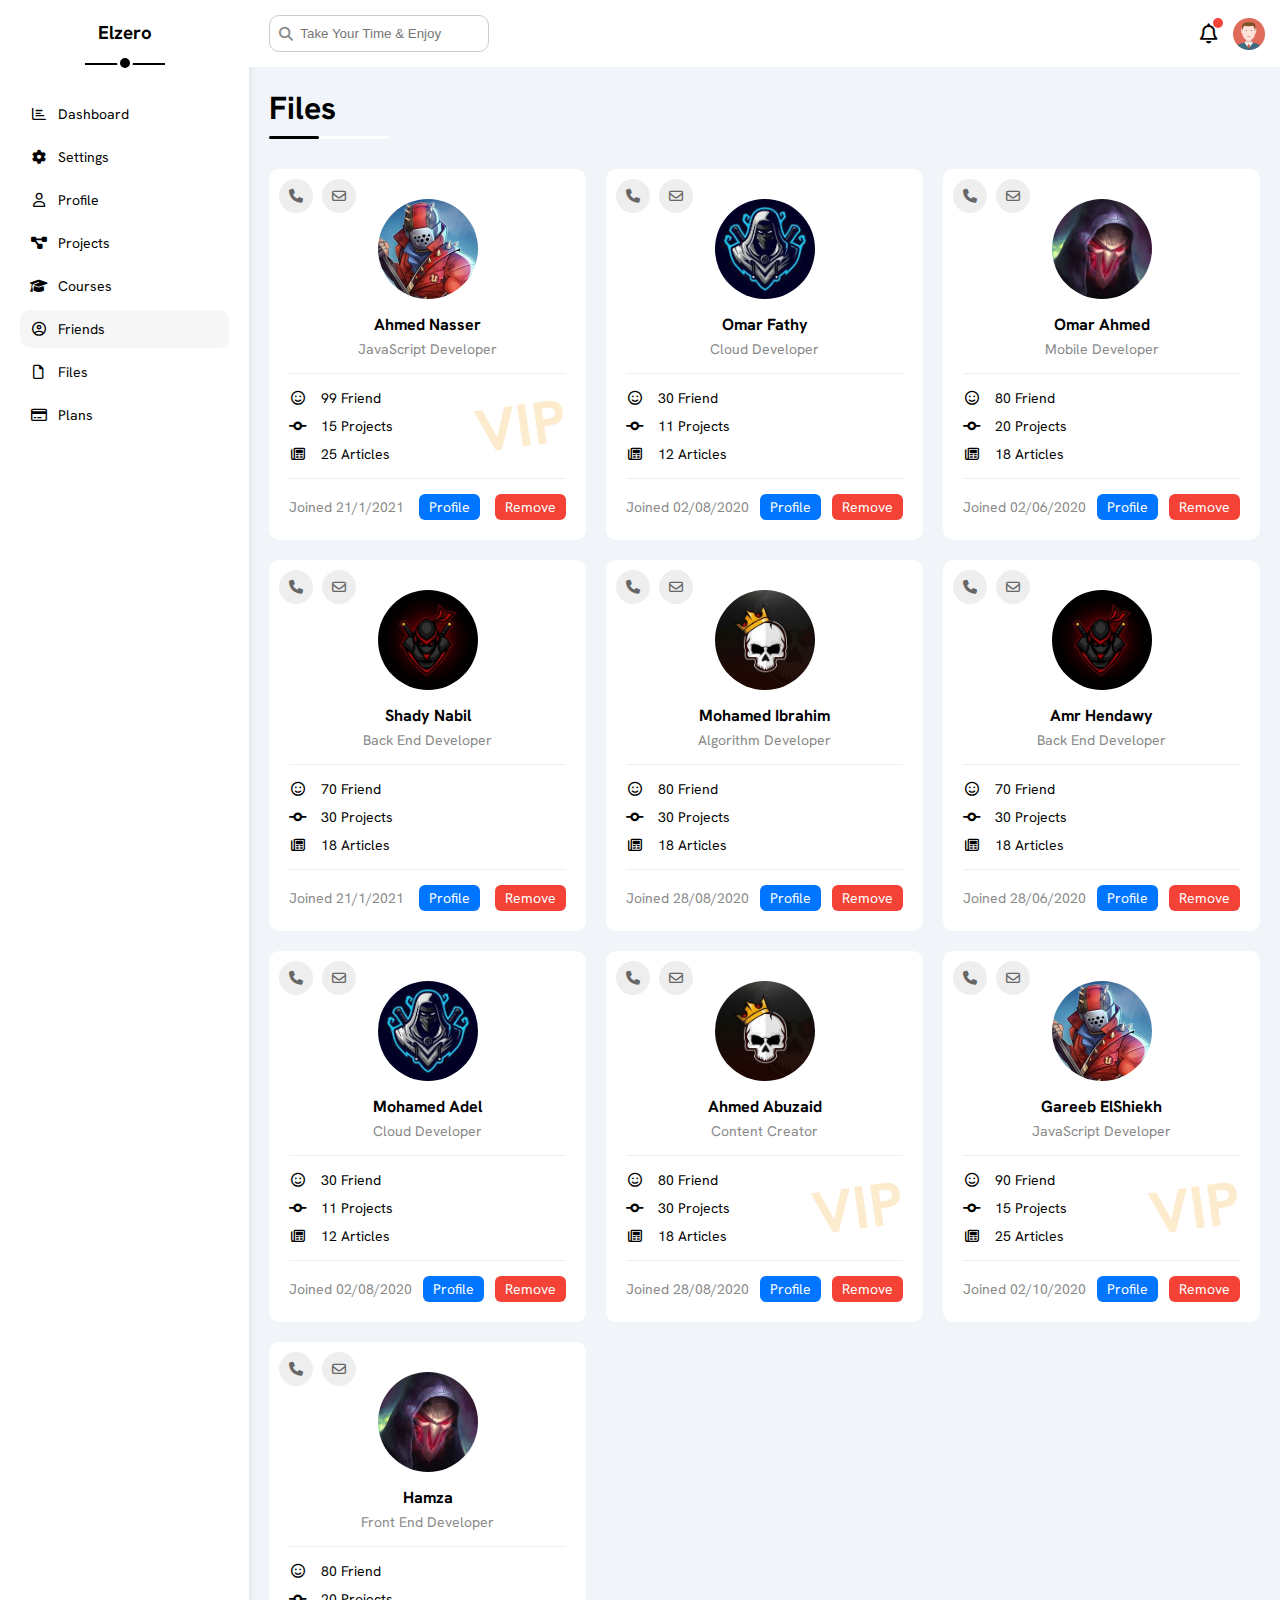
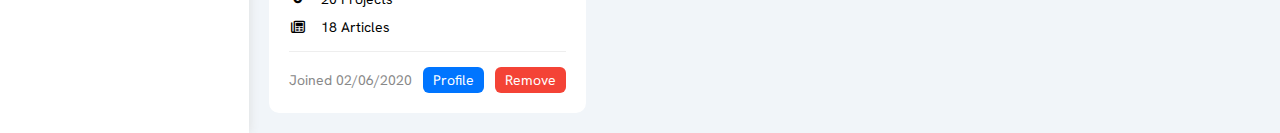
<file: friends.html>
<!DOCTYPE html>
<html lang="en">
  <head>
    <meta charset="UTF-8" />
    <meta http-equiv="X-UA-Compatible" content="IE=edge" />
    <meta name="viewport" content="width=device-width, initial-scale=1.0" />
    <link rel="preconnect" href="https://fonts.googleapis.com" />
    <link rel="preconnect" href="https://fonts.gstatic.com" crossorigin />
    <link
      href="https://fonts.googleapis.com/css2?family=Hanken+Grotesk:ital,wght@0,100;0,200;0,300;0,400;0,500;0,600;0,700;0,800;0,900;1,100;1,200;1,300;1,400;1,500;1,600;1,700;1,800;1,900&display=swap"
      rel="stylesheet"
    />
    <style> @import url('https://fonts.googleapis.com/css2?family=Hanken+Grotesk:ital,wght@0,100;0,200;0,300;0,400;0,500;0,600;0,700;0,800;0,900;1,100;1,200;1,300;1,400;1,500;1,600;1,700;1,800;1,900&display=swap'); </style>
    <!-- Font Awesome File  -->
    <link rel="stylesheet" href="./Css/all.min.css">
    <link rel="stylesheet" href="./Css/framework.css" />
    <link rel="stylesheet" href="./Css/master.css" />
    <title>Friends</title>
  </head>
  <body>
    <div class="page d-flex">
      <div class="sidebar p-relative bg-white p-20">
        <h3 class="p-relative txt-c mt-0">Elzero</h3>
        <ul>
          <li>
            <a href="index.html" class=" c-black rad-10 d-flex p-10 align-center fs-14">
              <i class="fa-regular fa-chart-bar fa-fw"></i>
              <span class="fs-14 hide-mobile">Dashboard</span>
            </a>
          </li>
          <li>
            <a class="c-black rad-10 d-flex p-10 align-center fs-14 " href="settings.html">
              <i class="fa-solid fa-gear fa-fw"></i>
              <span class="fs-14 hide-mobile">Settings</span>
            </a>
          </li>
          <li>
            <a class="c-black rad-10 d-flex p-10 align-center fs-14" href="profile.html">
              <i class="fa-regular fa-user fa-fw"></i>
              <span class="fs-14 hide-mobile">Profile</span>
            </a>
          </li>
          <li>
            <a class="c-black rad-10 d-flex p-10 align-center fs-14" href="projects.html">
              <i class="fa-solid fa-diagram-project fa-fw"></i>
              <span class="fs-14 hide-mobile">Projects</span>
            </a>
          </li>
          <li>
            <a class="c-black rad-10 d-flex p-10 align-center fs-14" href="courses.html">
              <i class="fa-solid fa-graduation-cap fa-fw"></i>
              <span class="fs-14 hide-mobile">Courses</span>
            </a>
          </li>
          <li>
            <a class="c-black rad-10 d-flex p-10 align-center fs-14 active" href="friends.html">
              <i class="fa-regular fa-circle-user fa-fw"></i>
              <span class="fs-14 hide-mobile">Friends</span>
            </a>
          </li>
          <li>
            <a class="c-black rad-10 d-flex p-10 align-center fs-14" href="files.html">
              <i class="fa-regular fa-file fa-fw"></i>
              <span class="fs-14 hide-mobile">Files</span>
            </a>
          </li>
          <li>
            <a class="c-black rad-10 d-flex p-10 align-center fs-14" href="plans.html">
              <i class="fa-regular fa-credit-card fa-fw"></i>
              <span class="fs-14 hide-mobile">Plans</span>
            </a>
          </li>
        </ul>
      </div>
      <div class="content w-full d-hidden">
        <!-- Start Head  -->
        <div class="head p-relative bg-white p-15 flex-between">
          <div class="search p-relative">
            <input class="p-10 rad-10 d-border" type="search" placeholder="Take Your Time & Enjoy">
          </div>
          <div class="icon d-flex align-center">
            <span class="notification p-relative">
              <i class="fa-regular fa-bell fa-lg"></i>
            </span>
            <img src="./Image/avatar.png" alt="">
          </div>
        </div>
        <!-- End Head  -->
        <h1 class="p-relative">Files</h1>
        <div class="friends-page d-grid gap-20 m-20">
          <div class="friend w-style p-relative">
            <div class="contact">
              <i class="fa-solid fa-phone rad-half fs-14 bg-eee"></i>
              <i class="fa-regular fa-envelope rad-half fs-14 bg-eee"></i>
            </div>
            <div class="txt-c">
              <img src="./Image/friend-01.jpg" alt="" class="rad-half w-100 mt-10 mb-10">
              <h4 class="m-0">Ahmed Nasser</h4>
              <p class="c-grey fs-14 mt-5 mb-0">JavaScript Developer</p>
            </div>
            <div class="icons p-relative fs-14 mt-15 mb-15">
              <div class="mb-10">
                <i class="fa-regular fa-face-smile fa-fw mr-10"></i>
                <span>99 Friend</span>
              </div>
              <div class="mb-10">
                <i class="fa-solid fa-code-commit fa-fw mr-10"></i>
                <span>15 Projects</span>
              </div>
              <div>
                <i class="fa-regular fa-newspaper fa-fw mr-10"></i>
                <span>25 Articles</span>
              </div>
              <span class="vip fw-bold c-orange">VIP</span>
            </div>
            <div class="info flex-between fs-14">
              <span class="c-grey">Joined 21/1/2021</span>
              <a href="profile.html" class="btn-shaped">Profile</a>
              <a href="#" class="btn-shaped">Remove</a>
            </div>
          </div>
          <div class="friend w-style p-relative">
            <div class="contact">
              <i class="fa-solid fa-phone rad-half fs-14 bg-eee"></i>
              <i class="fa-regular fa-envelope rad-half fs-14 bg-eee"></i>
            </div>
            <div class="txt-c">
              <img src="./Image/friend-02.jpg" alt="" class="rad-half w-100 mt-10 mb-10">
              <h4 class="m-0">Omar Fathy</h4>
              <p class="c-grey fs-14 mt-5 mb-0">Cloud Developer</p>
            </div>
            <div class="icons p-relative fs-14 mt-15 mb-15">
              <div class="mb-10">
                <i class="fa-regular fa-face-smile fa-fw mr-10"></i>
                <span>30 Friend</span>
              </div>
              <div class="mb-10">
                <i class="fa-solid fa-code-commit fa-fw mr-10"></i>
                <span>11 Projects</span>
              </div>
              <div>
                <i class="fa-regular fa-newspaper fa-fw mr-10"></i>
                <span>12 Articles</span>
              </div>
            </div>
            <div class="info flex-between fs-14">
              <span class="c-grey">Joined 02/08/2020</span>
              <a href="profile.html" class="btn-shaped">Profile</a>
              <a href="#" class="btn-shaped">Remove</a>
            </div>
          </div>
          <div class="friend w-style p-relative">
            <div class="contact">
              <i class="fa-solid fa-phone rad-half fs-14 bg-eee"></i>
              <i class="fa-regular fa-envelope rad-half fs-14 bg-eee"></i>
            </div>
            <div class="txt-c">
              <img src="./Image/friend-03.jpg" alt="" class="rad-half w-100 mt-10 mb-10">
              <h4 class="m-0">Omar Ahmed</h4>
              <p class="c-grey fs-14 mt-5 mb-0">Mobile Developer</p>
            </div>
            <div class="icons p-relative fs-14 mt-15 mb-15">
              <div class="mb-10">
                <i class="fa-regular fa-face-smile fa-fw mr-10"></i>
                <span>80 Friend</span>
              </div>
              <div class="mb-10">
                <i class="fa-solid fa-code-commit fa-fw mr-10"></i>
                <span>20 Projects</span>
              </div>
              <div>
                <i class="fa-regular fa-newspaper fa-fw mr-10"></i>
                <span>18 Articles</span>
              </div>
            </div>
            <div class="info flex-between fs-14">
              <span class="c-grey">Joined 02/06/2020</span>
              <a href="profile.html" class="btn-shaped">Profile</a>
              <a href="#" class="btn-shaped">Remove</a>
            </div>
          </div>
          <div class="friend w-style p-relative">
            <div class="contact">
              <i class="fa-solid fa-phone rad-half fs-14 bg-eee"></i>
              <i class="fa-regular fa-envelope rad-half fs-14 bg-eee"></i>
            </div>
            <div class="txt-c">
              <img src="./Image/friend-04.jpg" alt="" class="rad-half w-100 mt-10 mb-10">
              <h4 class="m-0">Shady Nabil</h4>
              <p class="c-grey fs-14 mt-5 mb-0">Back End Developer</p>
            </div>
            <div class="icons p-relative fs-14 mt-15 mb-15">
              <div class="mb-10">
                <i class="fa-regular fa-face-smile fa-fw mr-10"></i>
                <span>70 Friend</span>
              </div>
              <div class="mb-10">
                <i class="fa-solid fa-code-commit fa-fw mr-10"></i>
                <span>30 Projects</span>
              </div>
              <div>
                <i class="fa-regular fa-newspaper fa-fw mr-10"></i>
                <span>18 Articles</span>
              </div>
            </div>
            <div class="info flex-between fs-14">
              <span class="c-grey">Joined 21/1/2021</span>
              <a href="profile.html" class="btn-shaped">Profile</a>
              <a href="#" class="btn-shaped">Remove</a>
            </div>
          </div>
          <div class="friend w-style p-relative">
            <div class="contact">
              <i class="fa-solid fa-phone rad-half fs-14 bg-eee"></i>
              <i class="fa-regular fa-envelope rad-half fs-14 bg-eee"></i>
            </div>
            <div class="txt-c">
              <img src="./Image/friend-05.jpg" alt="" class="rad-half w-100 mt-10 mb-10">
              <h4 class="m-0">Mohamed Ibrahim</h4>
              <p class="c-grey fs-14 mt-5 mb-0">Algorithm Developer</p>
            </div>
            <div class="icons p-relative fs-14 mt-15 mb-15">
              <div class="mb-10">
                <i class="fa-regular fa-face-smile fa-fw mr-10"></i>
                <span>80 Friend</span>
              </div>
              <div class="mb-10">
                <i class="fa-solid fa-code-commit fa-fw mr-10"></i>
                <span>30 Projects</span>
              </div>
              <div>
                <i class="fa-regular fa-newspaper fa-fw mr-10"></i>
                <span>18 Articles</span>
              </div>
            </div>
            <div class="info flex-between fs-14">
              <span class="c-grey">Joined 28/08/2020</span>
              <a href="profile.html" class="btn-shaped">Profile</a>
              <a href="#" class="btn-shaped">Remove</a>
            </div>
          </div>
          <div class="friend w-style p-relative">
            <div class="contact">
              <i class="fa-solid fa-phone rad-half fs-14 bg-eee"></i>
              <i class="fa-regular fa-envelope rad-half fs-14 bg-eee"></i>
            </div>
            <div class="txt-c">
              <img src="./Image/friend-04.jpg" alt="" class="rad-half w-100 mt-10 mb-10">
              <h4 class="m-0">Amr Hendawy</h4>
              <p class="c-grey fs-14 mt-5 mb-0">Back End Developer</p>
            </div>
            <div class="icons p-relative fs-14 mt-15 mb-15">
              <div class="mb-10">
                <i class="fa-regular fa-face-smile fa-fw mr-10"></i>
                <span>70 Friend</span>
              </div>
              <div class="mb-10">
                <i class="fa-solid fa-code-commit fa-fw mr-10"></i>
                <span>30 Projects</span>
              </div>
              <div>
                <i class="fa-regular fa-newspaper fa-fw mr-10"></i>
                <span>18 Articles</span>
              </div>
            </div>
            <div class="info flex-between fs-14">
              <span class="c-grey">Joined 28/06/2020</span>
              <a href="profile.html" class="btn-shaped">Profile</a>
              <a href="#" class="btn-shaped">Remove</a>
            </div>
          </div>
          <div class="friend w-style p-relative">
            <div class="contact">
              <i class="fa-solid fa-phone rad-half fs-14 bg-eee"></i>
              <i class="fa-regular fa-envelope rad-half fs-14 bg-eee"></i>
            </div>
            <div class="txt-c">
              <img src="./Image/friend-02.jpg" alt="" class="rad-half w-100 mt-10 mb-10">
              <h4 class="m-0">Mohamed Adel</h4>
              <p class="c-grey fs-14 mt-5 mb-0">Cloud Developer</p>
            </div>
            <div class="icons p-relative fs-14 mt-15 mb-15">
              <div class="mb-10">
                <i class="fa-regular fa-face-smile fa-fw mr-10"></i>
                <span>30 Friend</span>
              </div>
              <div class="mb-10">
                <i class="fa-solid fa-code-commit fa-fw mr-10"></i>
                <span>11 Projects</span>
              </div>
              <div>
                <i class="fa-regular fa-newspaper fa-fw mr-10"></i>
                <span>12 Articles</span>
              </div>
            </div>
            <div class="info flex-between fs-14">
              <span class="c-grey">Joined 02/08/2020</span>
              <a href="profile.html" class="btn-shaped">Profile</a>
              <a href="#" class="btn-shaped">Remove</a>
            </div>
          </div>
          <div class="friend w-style p-relative">
            <div class="contact">
              <i class="fa-solid fa-phone rad-half fs-14 bg-eee"></i>
              <i class="fa-regular fa-envelope rad-half fs-14 bg-eee"></i>
            </div>
            <div class="txt-c">
              <img src="./Image/friend-05.jpg" alt="" class="rad-half w-100 mt-10 mb-10">
              <h4 class="m-0">Ahmed Abuzaid</h4>
              <p class="c-grey fs-14 mt-5 mb-0">Content Creator</p>
            </div>
            <div class="icons p-relative fs-14 mt-15 mb-15">
              <div class="mb-10">
                <i class="fa-regular fa-face-smile fa-fw mr-10"></i>
                <span>80 Friend</span>
              </div>
              <div class="mb-10">
                <i class="fa-solid fa-code-commit fa-fw mr-10"></i>
                <span>30 Projects</span>
              </div>
              <div>
                <i class="fa-regular fa-newspaper fa-fw mr-10"></i>
                <span>18 Articles</span>
              </div>
              <span class="vip fw-bold c-orange">VIP</span>
            </div>
            <div class="info flex-between fs-14">
              <span class="c-grey">Joined 28/08/2020</span>
              <a href="profile.html" class="btn-shaped">Profile</a>
              <a href="#" class="btn-shaped">Remove</a>
            </div>
          </div>
          <div class="friend w-style p-relative">
            <div class="contact">
              <i class="fa-solid fa-phone rad-half fs-14 bg-eee"></i>
              <i class="fa-regular fa-envelope rad-half fs-14 bg-eee"></i>
            </div>
            <div class="txt-c">
              <img src="./Image/friend-01.jpg" alt="" class="rad-half w-100 mt-10 mb-10">
              <h4 class="m-0">Gareeb ElShiekh</h4>
              <p class="c-grey fs-14 mt-5 mb-0">JavaScript Developer</p>
            </div>
            <div class="icons p-relative fs-14 mt-15 mb-15">
              <div class="mb-10">
                <i class="fa-regular fa-face-smile fa-fw mr-10"></i>
                <span>90 Friend</span>
              </div>
              <div class="mb-10">
                <i class="fa-solid fa-code-commit fa-fw mr-10"></i>
                <span>15 Projects</span>
              </div>
              <div>
                <i class="fa-regular fa-newspaper fa-fw mr-10"></i>
                <span>25 Articles</span>
              </div>
              <span class="vip fw-bold c-orange">VIP</span>
            </div>
            <div class="info flex-between fs-14">
              <span class="c-grey">Joined 02/10/2020</span>
              <a href="profile.html" class="btn-shaped">Profile</a>
              <a href="#" class="btn-shaped">Remove</a>
            </div>
          </div>
          <div class="friend w-style p-relative">
            <div class="contact">
              <i class="fa-solid fa-phone rad-half fs-14 bg-eee"></i>
              <i class="fa-regular fa-envelope rad-half fs-14 bg-eee"></i>
            </div>
            <div class="txt-c">
              <img src="./Image/friend-03.jpg" alt="" class="rad-half w-100 mt-10 mb-10">
              <h4 class="m-0">Hamza</h4>
              <p class="c-grey fs-14 mt-5 mb-0">Front End Developer</p>
            </div>
            <div class="icons p-relative fs-14 mt-15 mb-15">
              <div class="mb-10">
                <i class="fa-regular fa-face-smile fa-fw mr-10"></i>
                <span>80 Friend</span>
              </div>
              <div class="mb-10">
                <i class="fa-solid fa-code-commit fa-fw mr-10"></i>
                <span>20 Projects</span>
              </div>
              <div>
                <i class="fa-regular fa-newspaper fa-fw mr-10"></i>
                <span>18 Articles</span>
              </div>
            </div>
            <div class="info flex-between fs-14">
              <span class="c-grey">Joined 02/06/2020</span>
              <a href="profile.html" class="btn-shaped">Profile</a>
              <a href="#" class="btn-shaped">Remove</a>
            </div>
          </div>
        </div>
      </div>
    </div>
  </body>
</html>
</file>
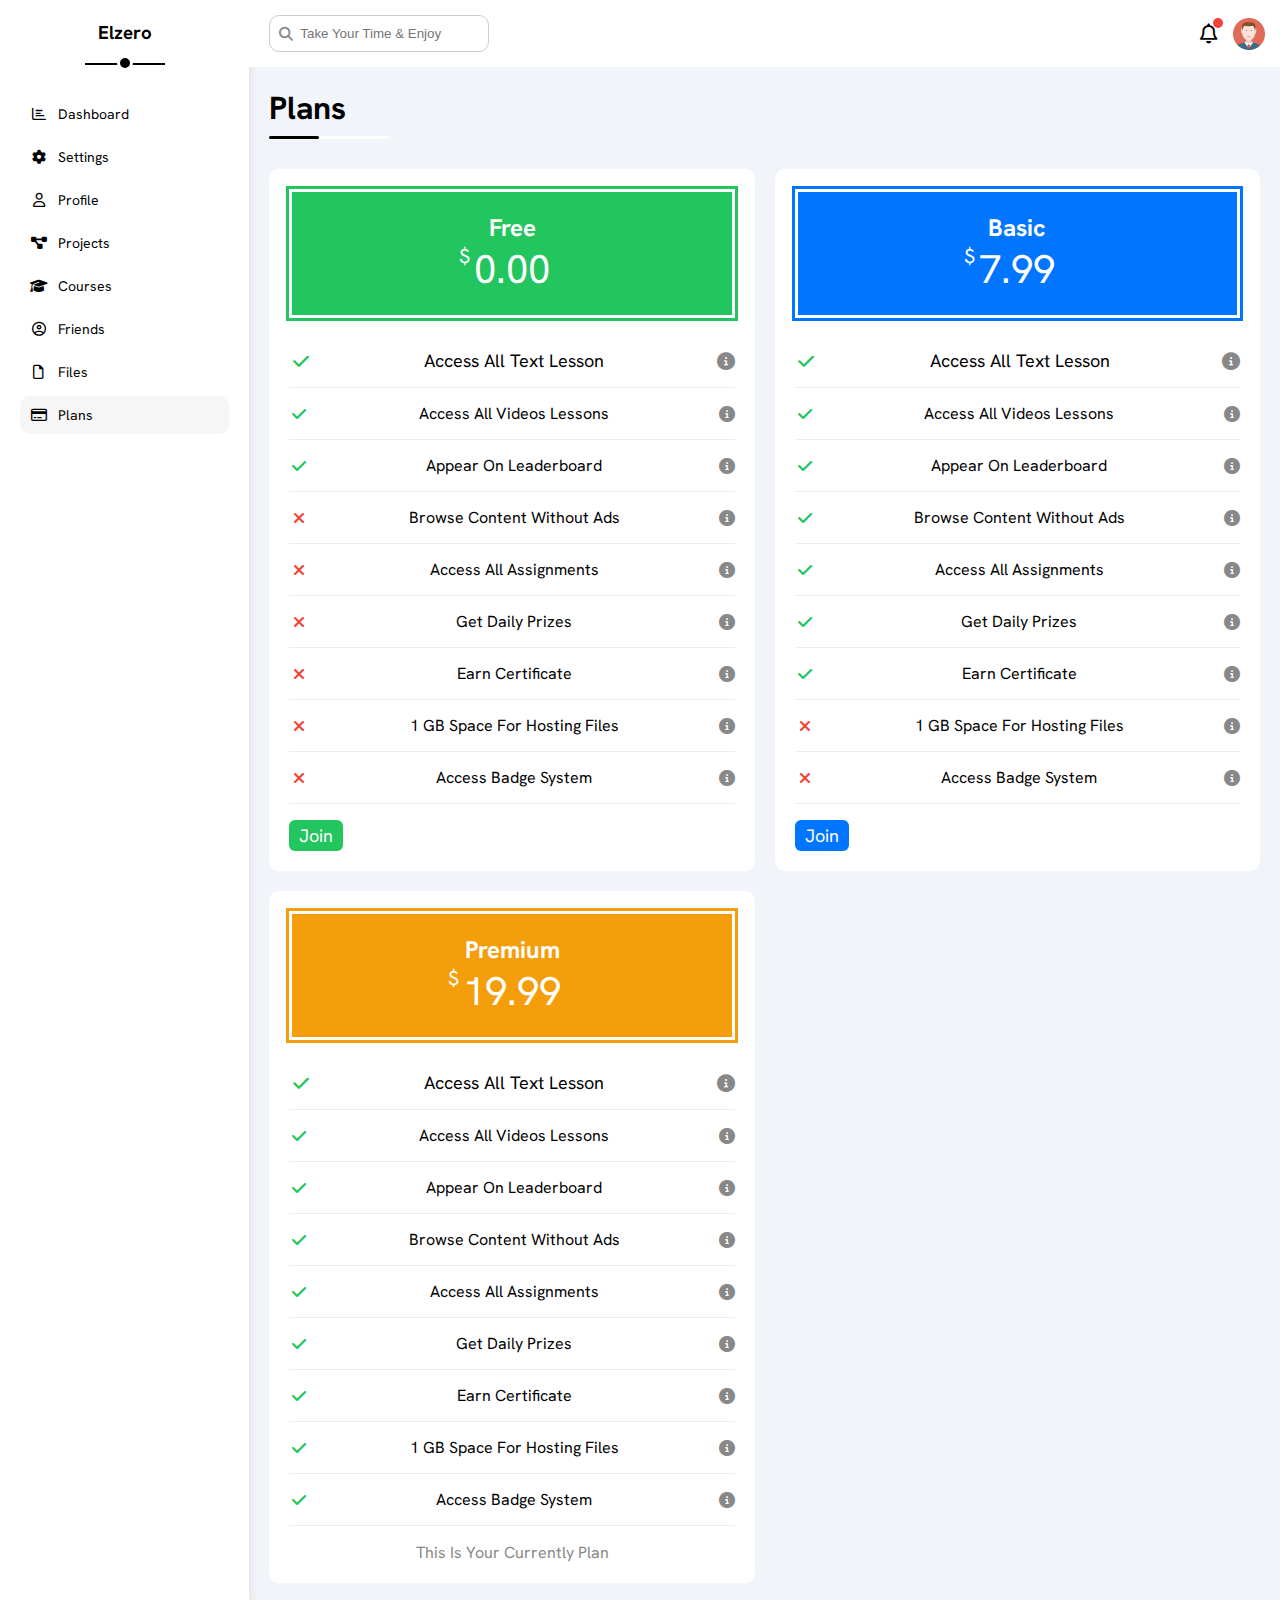
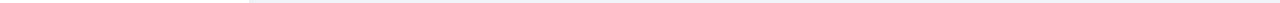
<file: plans.html>
<!DOCTYPE html>
<html lang="en">
  <head>
    <meta charset="UTF-8" />
    <meta http-equiv="X-UA-Compatible" content="IE=edge" />
    <meta name="viewport" content="width=device-width, initial-scale=1.0" />
    <link rel="preconnect" href="https://fonts.googleapis.com" />
    <link rel="preconnect" href="https://fonts.gstatic.com" crossorigin />
    <link
      href="https://fonts.googleapis.com/css2?family=Hanken+Grotesk:ital,wght@0,100;0,200;0,300;0,400;0,500;0,600;0,700;0,800;0,900;1,100;1,200;1,300;1,400;1,500;1,600;1,700;1,800;1,900&display=swap"
      rel="stylesheet"
    />
    <style> @import url('https://fonts.googleapis.com/css2?family=Hanken+Grotesk:ital,wght@0,100;0,200;0,300;0,400;0,500;0,600;0,700;0,800;0,900;1,100;1,200;1,300;1,400;1,500;1,600;1,700;1,800;1,900&display=swap'); </style>
    <!-- Font Awesome File  -->
    <link rel="stylesheet" href="./Css/all.min.css">
    <link rel="stylesheet" href="./Css/framework.css" />
    <link rel="stylesheet" href="./Css/master.css" />
    <title>Plans</title>
  </head>
  <body>
    <div class="page d-flex">
      <div class="sidebar p-relative bg-white p-20">
        <h3 class="p-relative txt-c mt-0">Elzero</h3>
        <ul>
          <li>
            <a href="index.html" class=" c-black rad-10 d-flex p-10 align-center fs-14">
              <i class="fa-regular fa-chart-bar fa-fw"></i>
              <span class="fs-14 hide-mobile">Dashboard</span>
            </a>
          </li>
          <li>
            <a class="c-black rad-10 d-flex p-10 align-center fs-14 " href="settings.html">
              <i class="fa-solid fa-gear fa-fw"></i>
              <span class="fs-14 hide-mobile">Settings</span>
            </a>
          </li>
          <li>
            <a class="c-black rad-10 d-flex p-10 align-center fs-14" href="profile.html">
              <i class="fa-regular fa-user fa-fw"></i>
              <span class="fs-14 hide-mobile">Profile</span>
            </a>
          </li>
          <li>
            <a class="c-black rad-10 d-flex p-10 align-center fs-14" href="projects.html">
              <i class="fa-solid fa-diagram-project fa-fw"></i>
              <span class="fs-14 hide-mobile">Projects</span>
            </a>
          </li>
          <li>
            <a class="c-black rad-10 d-flex p-10 align-center fs-14" href="courses.html">
              <i class="fa-solid fa-graduation-cap fa-fw"></i>
              <span class="fs-14 hide-mobile">Courses</span>
            </a>
          </li>
          <li>
            <a class="c-black rad-10 d-flex p-10 align-center fs-14" href="friends.html">
              <i class="fa-regular fa-circle-user fa-fw"></i>
              <span class="fs-14 hide-mobile">Friends</span>
            </a>
          </li>
          <li>
            <a class="c-black rad-10 d-flex p-10 align-center fs-14" href="files.html">
              <i class="fa-regular fa-file fa-fw"></i>
              <span class="fs-14 hide-mobile">Files</span>
            </a>
          </li>
          <li>
            <a class="c-black rad-10 d-flex p-10 align-center fs-14 active" href="plans.html">
              <i class="fa-regular fa-credit-card fa-fw"></i>
              <span class="fs-14 hide-mobile">Plans</span>
            </a>
          </li>
        </ul>
      </div>
      <div class="content w-full d-hidden">
        <!-- Start Head  -->
        <div class="head p-relative bg-white p-15 flex-between">
          <div class="search p-relative">
            <input class="p-10 rad-10 d-border" type="search" placeholder="Take Your Time & Enjoy">
          </div>
          <div class="icon d-flex align-center">
            <span class="notification p-relative">
              <i class="fa-regular fa-bell fa-lg"></i>
            </span>
            <img src="./Image/avatar.png" alt="">
          </div>
        </div>
        <!-- End Head  -->
        <h1 class="p-relative">Plans</h1>
        <div class="plans-page d-grid m-20 gap-20">
          <div class="plan green w-style">
            <div class="top bg-green txt-c p-20">
              <h2 class="m-0 c-white">Free</h2>
              <div class="c-white price"><span>$</span>0.00</div>
            </div>
            <ul>
              <li class="flex-between">
                <i class="fa-solid fa-check fa-fw yes"></i>
                <span>Access All Text Lesson</span>
                <i class="fa-solid fa-circle-info help"></i>
              </li>
              <li class="flex-between">
                <i class="fa-solid fa-check fa-fw yes"></i>
                <span>Access All Videos Lessons</span>
                <i class="fa-solid fa-circle-info help"></i>
              </li>
              <li class="flex-between">
                <i class="fa-solid fa-check fa-fw yes"></i>
                <span>Appear On Leaderboard</span>
                <i class="fa-solid fa-circle-info help"></i>
              </li>
              <li class="flex-between">
                <i class="fa-solid fa-xmark fa-fw"></i>
                <span>Browse Content Without Ads</span>
                <i class="fa-solid fa-circle-info help"></i>
              </li>
              <li class="flex-between">
                <i class="fa-solid fa-xmark fa-fw"></i>
                <span>Access All Assignments</span>
                <i class="fa-solid fa-circle-info help"></i>
              </li>
              <li class="flex-between">
                <i class="fa-solid fa-xmark fa-fw"></i>
                <span>Get Daily Prizes</span>
                <i class="fa-solid fa-circle-info help"></i>
              </li>
              <li class="flex-between">
                <i class="fa-solid fa-xmark fa-fw"></i>
                <span>Earn Certificate</span>
                <i class="fa-solid fa-circle-info help"></i>
              </li>
              <li class="flex-between">
                <i class="fa-solid fa-xmark fa-fw"></i>
                <span>1 GB Space For Hosting Files</span>
                <i class="fa-solid fa-circle-info help"></i>
              </li>
              <li class="flex-between">
                <i class="fa-solid fa-xmark fa-fw"></i>
                <span>Access Badge System</span>
                <i class="fa-solid fa-circle-info help"></i>
              </li>
            </ul>
            <a href="#" class="btn-shaped">Join</a>
          </div>
          <div class="plan blue w-style">
            <div class="top bg-blue txt-c p-20">
              <h2 class="m-0 c-white">Basic</h2>
              <div class="c-white price"><span>$</span>7.99</div>
            </div>
            <ul>
              <li class="flex-between">
                <i class="fa-solid fa-check fa-fw yes"></i>
                <span>Access All Text Lesson</span>
                <i class="fa-solid fa-circle-info help"></i>
              </li>
              <li class="flex-between">
                <i class="fa-solid fa-check fa-fw yes"></i>
                <span>Access All Videos Lessons</span>
                <i class="fa-solid fa-circle-info help"></i>
              </li>
              <li class="flex-between">
                <i class="fa-solid fa-check fa-fw yes"></i>
                <span>Appear On Leaderboard</span>
                <i class="fa-solid fa-circle-info help"></i>
              </li>
              <li class="flex-between">
                <i class="fa-solid fa-check fa-fw yes"></i>
                <span>Browse Content Without Ads</span>
                <i class="fa-solid fa-circle-info help"></i>
              </li>
              <li class="flex-between">
                <i class="fa-solid fa-check fa-fw yes"></i>
                <span>Access All Assignments</span>
                <i class="fa-solid fa-circle-info help"></i>
              </li>
              <li class="flex-between">
                <i class="fa-solid fa-check fa-fw yes"></i>
                <span>Get Daily Prizes</span>
                <i class="fa-solid fa-circle-info help"></i>
              </li>
              <li class="flex-between">
                <i class="fa-solid fa-check fa-fw yes"></i>
                <span>Earn Certificate</span>
                <i class="fa-solid fa-circle-info help"></i>
              </li>
              <li class="flex-between">
                <i class="fa-solid fa-xmark fa-fw"></i>
                <span>1 GB Space For Hosting Files</span>
                <i class="fa-solid fa-circle-info help"></i>
              </li>
              <li class="flex-between">
                <i class="fa-solid fa-xmark fa-fw"></i>
                <span>Access Badge System</span>
                <i class="fa-solid fa-circle-info help"></i>
              </li>
            </ul>
            <a href="#" class="btn-shaped">Join</a>
          </div>
          <div class="plan orange w-style">
            <div class="top bg-orange txt-c p-20">
              <h2 class="m-0 c-white">Premium</h2>
              <div class="c-white price"><span>$</span>19.99</div>
            </div>
            <ul>
              <li class="flex-between">
                <i class="fa-solid fa-check fa-fw yes"></i>
                <span>Access All Text Lesson</span>
                <i class="fa-solid fa-circle-info help"></i>
              </li>
              <li class="flex-between">
                <i class="fa-solid fa-check fa-fw yes"></i>
                <span>Access All Videos Lessons</span>
                <i class="fa-solid fa-circle-info help"></i>
              </li>
              <li class="flex-between">
                <i class="fa-solid fa-check fa-fw yes"></i>
                <span>Appear On Leaderboard</span>
                <i class="fa-solid fa-circle-info help"></i>
              </li>
              <li class="flex-between">
                <i class="fa-solid fa-check fa-fw yes"></i>
                <span>Browse Content Without Ads</span>
                <i class="fa-solid fa-circle-info help"></i>
              </li>
              <li class="flex-between">
                <i class="fa-solid fa-check fa-fw yes"></i>
                <span>Access All Assignments</span>
                <i class="fa-solid fa-circle-info help"></i>
              </li>
              <li class="flex-between">
                <i class="fa-solid fa-check fa-fw yes"></i>
                <span>Get Daily Prizes</span>
                <i class="fa-solid fa-circle-info help"></i>
              </li>
              <li class="flex-between">
                <i class="fa-solid fa-check fa-fw yes"></i>
                <span>Earn Certificate</span>
                <i class="fa-solid fa-circle-info help"></i>
              </li>
              <li class="flex-between">
                <i class="fa-solid fa-check fa-fw yes"></i>
                <span>1 GB Space For Hosting Files</span>
                <i class="fa-solid fa-circle-info help"></i>
              </li>
              <li class="flex-between">
                <i class="fa-solid fa-check fa-fw yes"></i>
                <span>Access Badge System</span>
                <i class="fa-solid fa-circle-info help"></i>
              </li>
            </ul>
            <p class="c-grey txt-c m-0">This Is Your Currently Plan</p>
          </div>
        </div>
      </div>
    </div>
  </body>
</html>
</file>
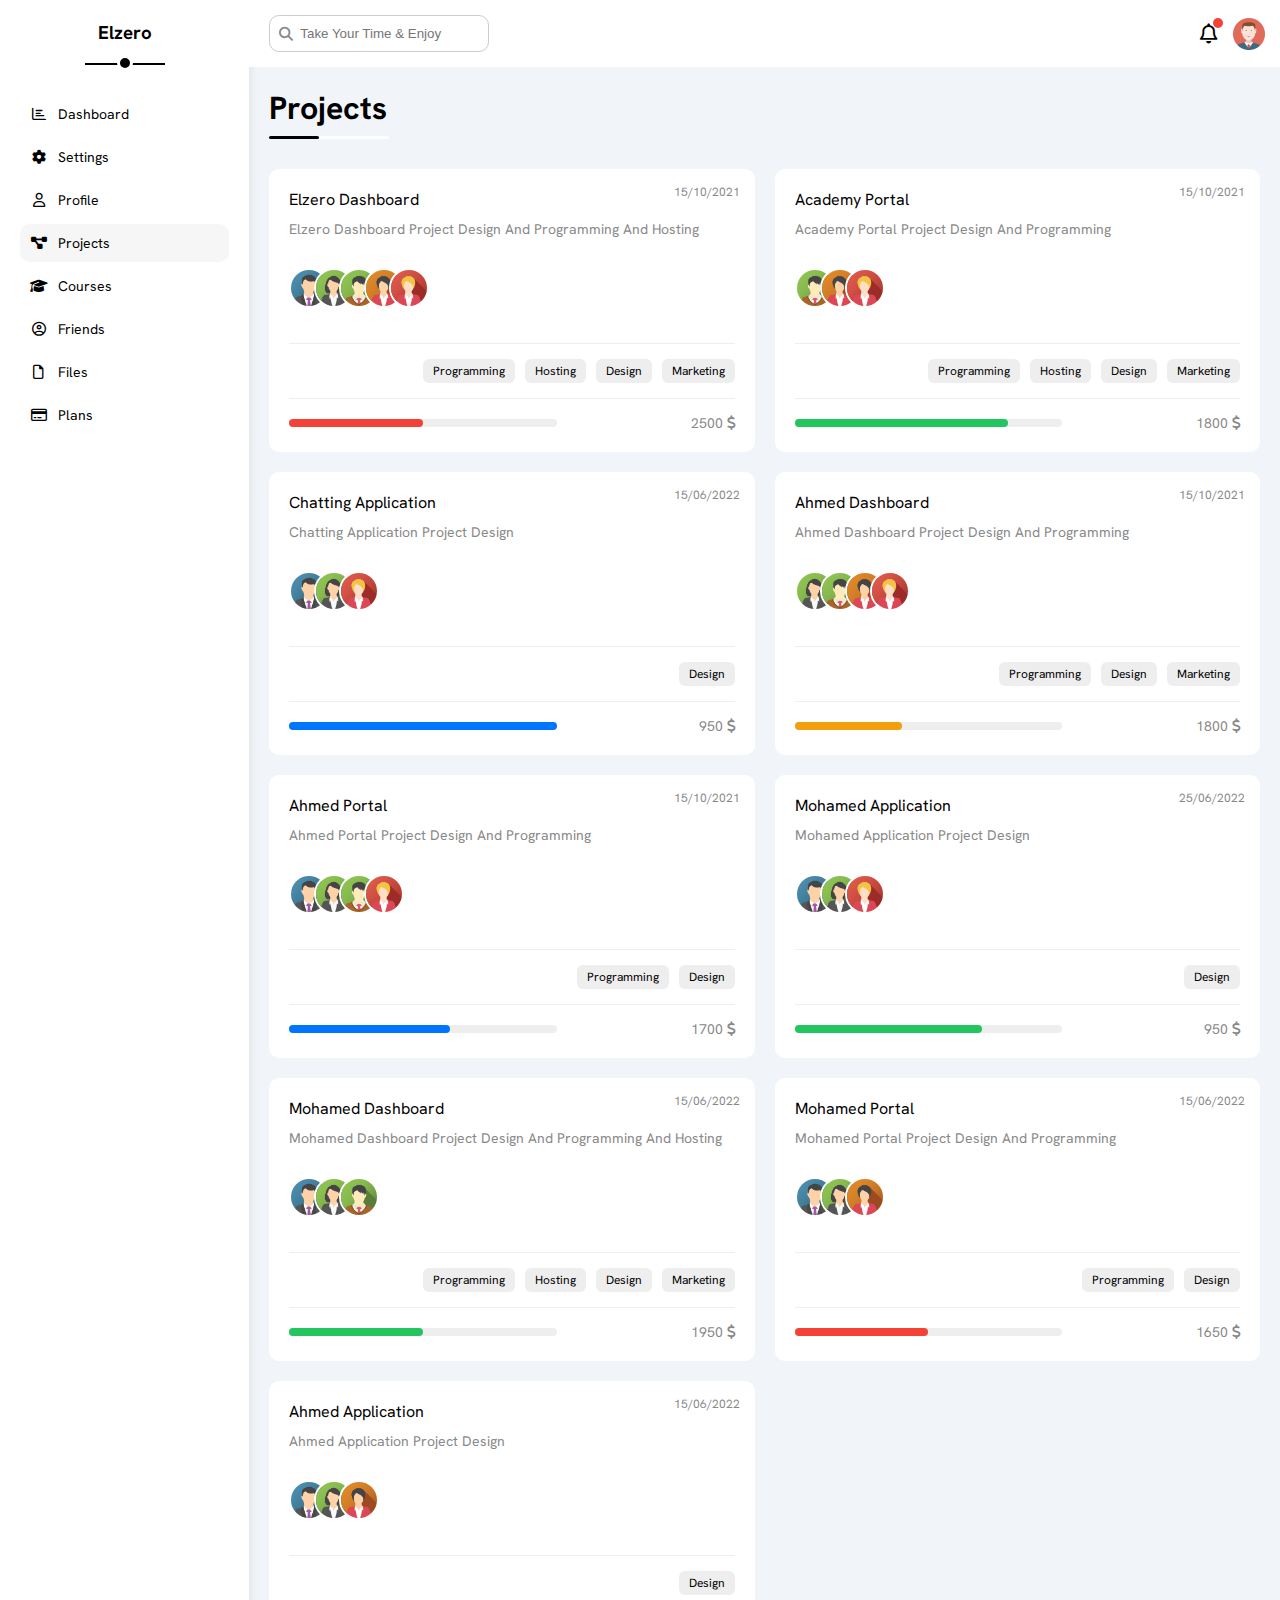
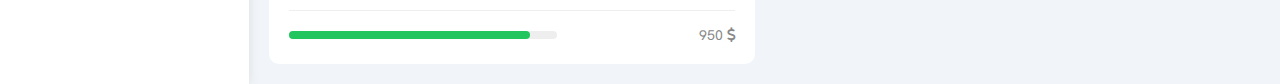
<file: projects.html>
<!DOCTYPE html>
<html lang="en">
  <head>
    <meta charset="UTF-8" />
    <meta http-equiv="X-UA-Compatible" content="IE=edge" />
    <meta name="viewport" content="width=device-width, initial-scale=1.0" />
    <link rel="preconnect" href="https://fonts.googleapis.com" />
    <link rel="preconnect" href="https://fonts.gstatic.com" crossorigin />
    <link
      href="https://fonts.googleapis.com/css2?family=Hanken+Grotesk:ital,wght@0,100;0,200;0,300;0,400;0,500;0,600;0,700;0,800;0,900;1,100;1,200;1,300;1,400;1,500;1,600;1,700;1,800;1,900&display=swap"
      rel="stylesheet"
    />
    <style> @import url('https://fonts.googleapis.com/css2?family=Hanken+Grotesk:ital,wght@0,100;0,200;0,300;0,400;0,500;0,600;0,700;0,800;0,900;1,100;1,200;1,300;1,400;1,500;1,600;1,700;1,800;1,900&display=swap'); </style>
    <!-- Font Awesome File  -->
    <link rel="stylesheet" href="./Css/all.min.css">
    <link rel="stylesheet" href="./Css/framework.css" />
    <link rel="stylesheet" href="./Css/master.css" />
    <title>Projects</title>
  </head>
  <body>
    <div class="page d-flex">
      <div class="sidebar p-relative bg-white p-20">
        <h3 class="p-relative txt-c mt-0">Elzero</h3>
        <ul>
          <li>
            <a href="index.html" class=" c-black rad-10 d-flex p-10 align-center fs-14">
              <i class="fa-regular fa-chart-bar fa-fw"></i>
              <span class="fs-14 hide-mobile">Dashboard</span>
            </a>
          </li>
          <li>
            <a class="c-black rad-10 d-flex p-10 align-center fs-14 " href="settings.html">
              <i class="fa-solid fa-gear fa-fw"></i>
              <span class="fs-14 hide-mobile">Settings</span>
            </a>
          </li>
          <li>
            <a class="c-black rad-10 d-flex p-10 align-center fs-14" href="profile.html">
              <i class="fa-regular fa-user fa-fw"></i>
              <span class="fs-14 hide-mobile">Profile</span>
            </a>
          </li>
          <li>
            <a class="c-black rad-10 d-flex p-10 align-center fs-14 active" href="projects.html">
              <i class="fa-solid fa-diagram-project fa-fw"></i>
              <span class="fs-14 hide-mobile">Projects</span>
            </a>
          </li>
          <li>
            <a class="c-black rad-10 d-flex p-10 align-center fs-14" href="courses.html">
              <i class="fa-solid fa-graduation-cap fa-fw"></i>
              <span class="fs-14 hide-mobile">Courses</span>
            </a>
          </li>
          <li>
            <a class="c-black rad-10 d-flex p-10 align-center fs-14" href="friends.html">
              <i class="fa-regular fa-circle-user fa-fw"></i>
              <span class="fs-14 hide-mobile">Friends</span>
            </a>
          </li>
          <li>
            <a class="c-black rad-10 d-flex p-10 align-center fs-14" href="files.html">
              <i class="fa-regular fa-file fa-fw"></i>
              <span class="fs-14 hide-mobile">Files</span>
            </a>
          </li>
          <li>
            <a class="c-black rad-10 d-flex p-10 align-center fs-14" href="plans.html">
              <i class="fa-regular fa-credit-card fa-fw"></i>
              <span class="fs-14 hide-mobile">Plans</span>
            </a>
          </li>
        </ul>
      </div>
      <div class="content w-full d-hidden">
        <!-- Start Head  -->
        <div class="head p-relative bg-white p-15 flex-between">
          <div class="search p-relative">
            <input class="p-10 rad-10 d-border" type="search" placeholder="Take Your Time & Enjoy">
          </div>
          <div class="icon d-flex align-center">
            <span class="notification p-relative">
              <i class="fa-regular fa-bell fa-lg"></i>
            </span>
            <img src="./Image/avatar.png" alt="">
          </div>
        </div>
        <!-- End Head  -->
        <h1 class="p-relative">Projects</h1>
        <div class="projects-page d-grid gap-20 m-20">
          <div class="project w-style p-relative">
            <span class="c-grey fs-12 date">15/10/2021</span>
            <h4 class="m-0">Elzero Dashboard</h4>
            <p class="c-grey fs-14 mt-10 mb-10">Elzero Dashboard Project Design And Programming And Hosting</p>
            <div class="team p-relative">
              <a href="#"><img src="./Image/team-01.png" alt=""></a>
              <a href="#"><img src="./Image/team-02.png" alt=""></a>
              <a href="#"><img src="./Image/team-03.png" alt=""></a>
              <a href="#"><img src="./Image/team-04.png" alt=""></a>
              <a href="#"><img src="./Image/team-05.png" alt=""></a>
            </div>
            <div class="technology d-flex mt-15">
              <span class="bg-eee rad-6 fs-12">Programming</span>
              <span class="bg-eee rad-6 fs-12">Hosting</span>
              <span class="bg-eee rad-6 fs-12">Design</span>
              <span class="bg-eee rad-6 fs-12">Marketing</span>
            </div>
            <div class="info flex-between mt-15">
              <div class="prog bg-eee rad-6 p-relative">
                <span class="rad-6 bg-red" style="width: 50%;"></span>
              </div>
              <div class="money fs-14 c-grey">
                2500
                <i class="fa-solid fa-dollar-sign"></i>
              </div>
            </div>
          </div>
          <div class="project w-style p-relative">
            <span class="c-grey fs-12 date">15/10/2021</span>
            <h4 class="m-0">Academy Portal</h4>
            <p class="c-grey fs-14 mt-10 mb-10">Academy Portal Project Design And Programming</p>
            <div class="team p-relative">
              <a href="#"><img src="./Image/team-03.png" alt=""></a>
              <a href="#"><img src="./Image/team-04.png" alt=""></a>
              <a href="#"><img src="./Image/team-05.png" alt=""></a>
            </div>
            <div class="technology d-flex mt-15">
              <span class="bg-eee rad-6 fs-12">Programming</span>
              <span class="bg-eee rad-6 fs-12">Hosting</span>
              <span class="bg-eee rad-6 fs-12">Design</span>
              <span class="bg-eee rad-6 fs-12">Marketing</span>
            </div>
            <div class="info flex-between mt-15">
              <div class="prog bg-eee rad-6 p-relative">
                <span class="rad-6 bg-green" style="width: 80%;"></span>
              </div>
              <div class="money fs-14 c-grey">
                1800
                <i class="fa-solid fa-dollar-sign"></i>
              </div>
            </div>
          </div>
          <div class="project w-style p-relative">
            <span class="c-grey fs-12 date">15/06/2022</span>
            <h4 class="m-0">Chatting Application</h4>
            <p class="c-grey fs-14 mt-10 mb-10">Chatting Application Project Design</p>
            <div class="team p-relative">
              <a href="#"><img src="./Image/team-01.png" alt=""></a>
              <a href="#"><img src="./Image/team-02.png" alt=""></a>
              <a href="#"><img src="./Image/team-05.png" alt=""></a>
            </div>
            <div class="technology d-flex mt-15">
              <span class="bg-eee rad-6 fs-12">Design</span>
            </div>
            <div class="info flex-between mt-15">
              <div class="prog bg-eee rad-6 p-relative">
                <span class="rad-6 bg-blue" style="width: 100%;"></span>
              </div>
              <div class="money fs-14 c-grey">
                950
                <i class="fa-solid fa-dollar-sign"></i>
              </div>
            </div>
          </div>
          <div class="project w-style p-relative">
            <span class="c-grey fs-12 date">15/10/2021</span>
            <h4 class="m-0">Ahmed Dashboard</h4>
            <p class="c-grey fs-14 mt-10 mb-10">Ahmed Dashboard Project Design And Programming</p>
            <div class="team p-relative">
              <a href="#"><img src="./Image/team-02.png" alt=""></a>
              <a href="#"><img src="./Image/team-03.png" alt=""></a>
              <a href="#"><img src="./Image/team-04.png" alt=""></a>
              <a href="#"><img src="./Image/team-05.png" alt=""></a>
            </div>
            <div class="technology d-flex mt-15">
              <span class="bg-eee rad-6 fs-12">Programming</span>
              <span class="bg-eee rad-6 fs-12">Design</span>
              <span class="bg-eee rad-6 fs-12">Marketing</span>
            </div>
            <div class="info flex-between mt-15">
              <div class="prog bg-eee rad-6 p-relative">
                <span class="rad-6 bg-orange" style="width: 40%;"></span>
              </div>
              <div class="money fs-14 c-grey">
                1800
                <i class="fa-solid fa-dollar-sign"></i>
              </div>
            </div>
          </div>
          <div class="project w-style p-relative">
            <span class="c-grey fs-12 date">15/10/2021</span>
            <h4 class="m-0">Ahmed Portal</h4>
            <p class="c-grey fs-14 mt-10 mb-10">Ahmed Portal Project Design And Programming</p>
            <div class="team p-relative">
              <a href="#"><img src="./Image/team-01.png" alt=""></a>
              <a href="#"><img src="./Image/team-02.png" alt=""></a>
              <a href="#"><img src="./Image/team-03.png" alt=""></a>
              <a href="#"><img src="./Image/team-05.png" alt=""></a>
            </div>
            <div class="technology d-flex mt-15">
              <span class="bg-eee rad-6 fs-12">Programming</span>
              <span class="bg-eee rad-6 fs-12">Design</span>
            </div>
            <div class="info flex-between mt-15">
              <div class="prog bg-eee rad-6 p-relative">
                <span class="rad-6 bg-blue" style="width: 60%;"></span>
              </div>
              <div class="money fs-14 c-grey">
                1700
                <i class="fa-solid fa-dollar-sign"></i>
              </div>
            </div>
          </div>
          <div class="project w-style p-relative">
            <span class="c-grey fs-12 date">25/06/2022</span>
            <h4 class="m-0">Mohamed Application</h4>
            <p class="c-grey fs-14 mt-10 mb-10">Mohamed Application Project Design</p>
            <div class="team p-relative">
              <a href="#"><img src="./Image/team-01.png" alt=""></a>
              <a href="#"><img src="./Image/team-02.png" alt=""></a>
              <a href="#"><img src="./Image/team-05.png" alt=""></a>
            </div>
            <div class="technology d-flex mt-15">
              <span class="bg-eee rad-6 fs-12">Design</span>
            </div>
            <div class="info flex-between mt-15">
              <div class="prog bg-eee rad-6 p-relative">
                <span class="rad-6 bg-green" style="width: 70%;"></span>
              </div>
              <div class="money fs-14 c-grey">
                950
                <i class="fa-solid fa-dollar-sign"></i>
              </div>
            </div>
          </div>
          <div class="project w-style p-relative">
            <span class="c-grey fs-12 date">15/06/2022</span>
            <h4 class="m-0">Mohamed Dashboard</h4>
            <p class="c-grey fs-14 mt-10 mb-10">Mohamed Dashboard Project Design And Programming And Hosting</p>
            <div class="team p-relative">
              <a href="#"><img src="./Image/team-01.png" alt=""></a>
              <a href="#"><img src="./Image/team-02.png" alt=""></a>
              <a href="#"><img src="./Image/team-03.png" alt=""></a>
            </div>
            <div class="technology d-flex mt-15">
              <span class="bg-eee rad-6 fs-12">Programming</span>
              <span class="bg-eee rad-6 fs-12">Hosting</span>
              <span class="bg-eee rad-6 fs-12">Design</span>
              <span class="bg-eee rad-6 fs-12">Marketing</span>
            </div>
            <div class="info flex-between mt-15">
              <div class="prog bg-eee rad-6 p-relative">
                <span class="rad-6 bg-green" style="width: 50%;"></span>
              </div>
              <div class="money fs-14 c-grey">
                1950
                <i class="fa-solid fa-dollar-sign"></i>
              </div>
            </div>
          </div>
          <div class="project w-style p-relative">
            <span class="c-grey fs-12 date">15/06/2022</span>
            <h4 class="m-0">Mohamed Portal</h4>
            <p class="c-grey fs-14 mt-10 mb-10">Mohamed Portal Project Design And Programming</p>
            <div class="team p-relative">
              <a href="#"><img src="./Image/team-01.png" alt=""></a>
              <a href="#"><img src="./Image/team-02.png" alt=""></a>
              <a href="#"><img src="./Image/team-04.png" alt=""></a>
            </div>
            <div class="technology d-flex mt-15">
              <span class="bg-eee rad-6 fs-12">Programming</span>
              <span class="bg-eee rad-6 fs-12">Design</span>
            </div>
            <div class="info flex-between mt-15">
              <div class="prog bg-eee rad-6 p-relative">
                <span class="rad-6 bg-red" style="width: 50%;"></span>
              </div>
              <div class="money fs-14 c-grey">
                1650
                <i class="fa-solid fa-dollar-sign"></i>
              </div>
            </div>
          </div>
          <div class="project w-style p-relative">
            <span class="c-grey fs-12 date">15/06/2022</span>
            <h4 class="m-0">Ahmed Application</h4>
            <p class="c-grey fs-14 mt-10 mb-10">Ahmed Application Project Design</p>
            <div class="team p-relative">
              <a href="#"><img src="./Image/team-01.png" alt=""></a>
              <a href="#"><img src="./Image/team-02.png" alt=""></a>
              <a href="#"><img src="./Image/team-04.png" alt=""></a>
            </div>
            <div class="technology d-flex mt-15">
              <span class="bg-eee rad-6 fs-12">Design</span>
            </div>
            <div class="info flex-between mt-15">
              <div class="prog bg-eee rad-6 p-relative">
                <span class="rad-6 bg-green" style="width: 90%;"></span>
              </div>
              <div class="money fs-14 c-grey">
                950
                <i class="fa-solid fa-dollar-sign"></i>
              </div>
            </div>
          </div>
        </div>
      </div>
    </div>
  </body>
</html>
</file>
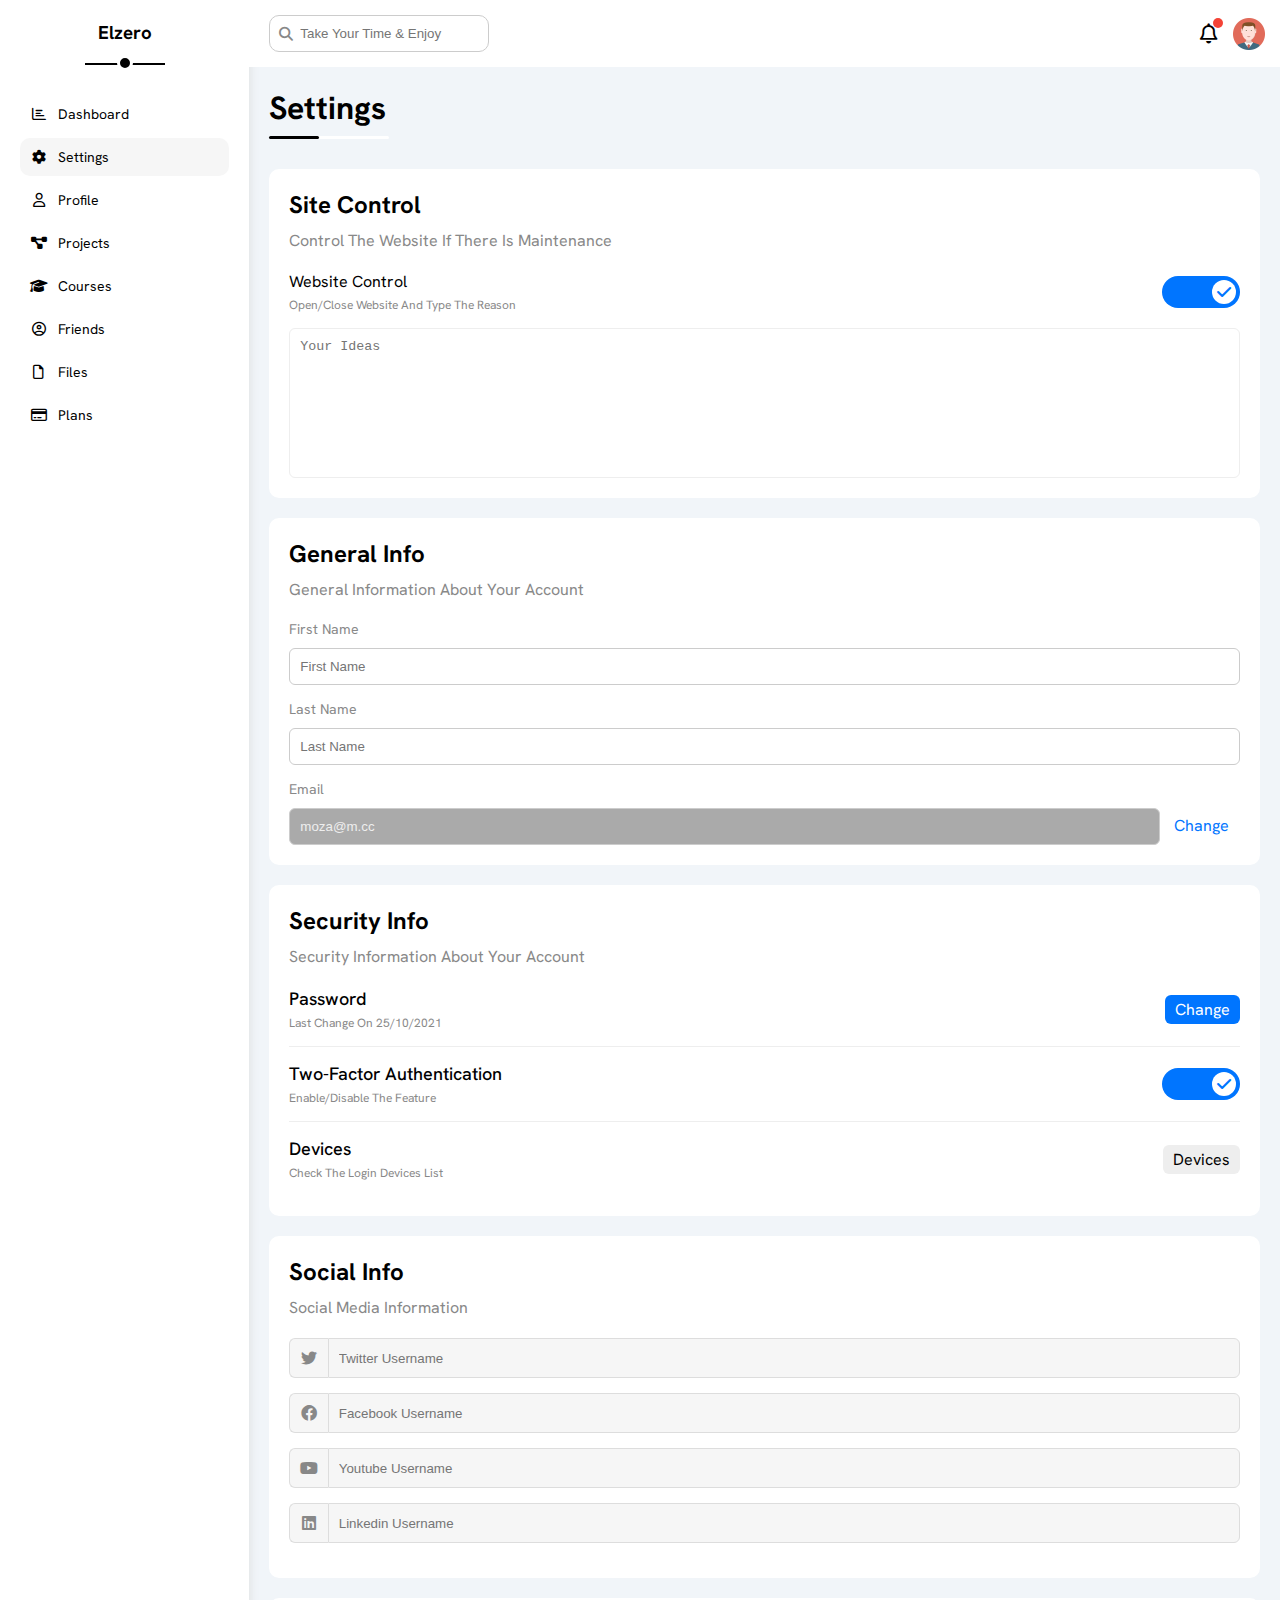
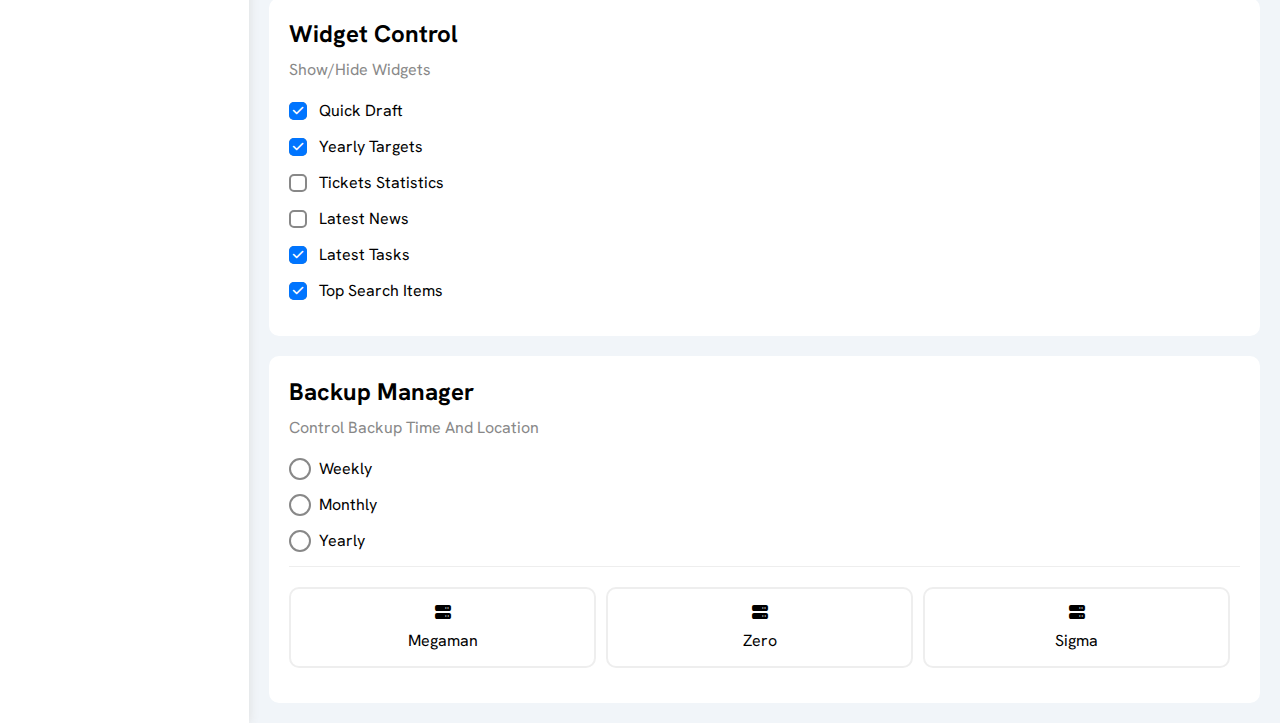
<file: settings.html>
<!DOCTYPE html>
<html lang="en">
  <head>
    <meta charset="UTF-8" />
    <meta http-equiv="X-UA-Compatible" content="IE=edge" />
    <meta name="viewport" content="width=device-width, initial-scale=1.0" />
    <link rel="preconnect" href="https://fonts.googleapis.com" />
    <link rel="preconnect" href="https://fonts.gstatic.com" crossorigin />
    <link
      href="https://fonts.googleapis.com/css2?family=Hanken+Grotesk:ital,wght@0,100;0,200;0,300;0,400;0,500;0,600;0,700;0,800;0,900;1,100;1,200;1,300;1,400;1,500;1,600;1,700;1,800;1,900&display=swap"
      rel="stylesheet"
    />
    <style> @import url('https://fonts.googleapis.com/css2?family=Hanken+Grotesk:ital,wght@0,100;0,200;0,300;0,400;0,500;0,600;0,700;0,800;0,900;1,100;1,200;1,300;1,400;1,500;1,600;1,700;1,800;1,900&display=swap'); </style>
    <!-- Font Awesome File  -->
    <link rel="stylesheet" href="./Css/all.min.css">
    <link rel="stylesheet" href="./Css/framework.css" />
    <link rel="stylesheet" href="./Css/master.css" />
    <title>Settings</title>
  </head>
  <body>
    <div class="page d-flex">
      <div class="sidebar p-relative bg-white p-20">
        <h3 class="p-relative txt-c mt-0">Elzero</h3>
        <ul>
          <li>
            <a href="index.html" class=" c-black rad-10 d-flex p-10 align-center fs-14">
              <i class="fa-regular fa-chart-bar fa-fw"></i>
              <span class="fs-14 hide-mobile">Dashboard</span>
            </a>
          </li>
          <li>
            <a class="c-black rad-10 d-flex p-10 align-center fs-14 active" href="settings.html">
              <i class="fa-solid fa-gear fa-fw"></i>
              <span class="fs-14 hide-mobile">Settings</span>
            </a>
          </li>
          <li>
            <a class="c-black rad-10 d-flex p-10 align-center fs-14" href="profile.html">
              <i class="fa-regular fa-user fa-fw"></i>
              <span class="fs-14 hide-mobile">Profile</span>
            </a>
          </li>
          <li>
            <a class="c-black rad-10 d-flex p-10 align-center fs-14" href="projects.html">
              <i class="fa-solid fa-diagram-project fa-fw"></i>
              <span class="fs-14 hide-mobile">Projects</span>
            </a>
          </li>
          <li>
            <a class="c-black rad-10 d-flex p-10 align-center fs-14" href="courses.html">
              <i class="fa-solid fa-graduation-cap fa-fw"></i>
              <span class="fs-14 hide-mobile">Courses</span>
            </a>
          </li>
          <li>
            <a class="c-black rad-10 d-flex p-10 align-center fs-14" href="friends.html">
              <i class="fa-regular fa-circle-user fa-fw"></i>
              <span class="fs-14 hide-mobile">Friends</span>
            </a>
          </li>
          <li>
            <a class="c-black rad-10 d-flex p-10 align-center fs-14" href="files.html">
              <i class="fa-regular fa-file fa-fw"></i>
              <span class="fs-14 hide-mobile">Files</span>
            </a>
          </li>
          <li>
            <a class="c-black rad-10 d-flex p-10 align-center fs-14" href="plans.html">
              <i class="fa-regular fa-credit-card fa-fw"></i>
              <span class="fs-14 hide-mobile">Plans</span>
            </a>
          </li>
        </ul>
      </div>
      <div class="content w-full d-hidden">
        <!-- Start Head  -->
        <div class="head p-relative bg-white p-15 flex-between">
          <div class="search p-relative">
            <input class="p-10 rad-10 d-border" type="search" placeholder="Take Your Time & Enjoy">
          </div>
          <div class="icon d-flex align-center">
            <span class="notification p-relative">
              <i class="fa-regular fa-bell fa-lg"></i>
            </span>
            <img src="./Image/avatar.png" alt="">
          </div>
        </div>
        <!-- End Head  -->
        <h1 class="p-relative">Settings</h1>
        <div class="settings-page m-20 d-grid gap-20">
          <!-- Start Settings Box -->
          <div class="w-style">
            <h2 class="mt-0 mb-10">Site Control</h2>
            <p class="c-grey mt-5 mb-20">Control The Website If There Is Maintenance</p>
            <div class="flex-between mb-15">
              <div>
                <span>Website Control</span>
                <p class="c-grey mt-5 mb-0 fs-12">Open/Close Website And Type The Reason</p>
              </div>
              <div>
                <label>
                  <input type="checkbox" class="toggle-checkbox" checked>
                  <div class="toggle-switch"></div>
                </label>
              </div>
            </div>
            <textarea class="close-message p-10 rad-6 d-block w-full" placeholder="Your Ideas"></textarea>
          </div>
          <!-- End Settings Box -->
          <!-- Start General Info -->
          <div class="general-info w-style">
            <h2 class="mt-0 mb-10">General Info</h2>
            <p class="c-grey mt-5 mb-20">General Information About Your Account</p>
            <div class="mb-15">
              <label for="first" class="d-block mb-10 c-grey fs-14">First Name</label>
              <input type="text" class="p-10 rad-6 d-block w-full b-none d-border" placeholder="First Name" id="first">
            </div>
            <div class="mb-15">
              <label for="last" class="d-block mb-10 c-grey fs-14">Last Name</label>
              <input type="text" class="p-10 rad-6 d-block w-full b-none d-border" placeholder="Last Name" id="last">
            </div>
            <div>
              <label for="email" class="d-block mb-10 c-grey fs-14">Email</label>
              <input type="email" class="p-10 rad-6 d-block w-full b-none d-border mr-10" value="moza@m.cc" id="email" disabled>
              <a class="c-blue" href="#">Change</a>
            </div>
          </div>
          <!-- End General Info -->
          <!-- Start Security Info  -->
          <div class="security-info w-style">
            <h2 class="mt-0 mb-10">Security Info</h2>
            <p class="c-grey mt-5 mb-20">Security Information About Your Account</p>
            <div class="flex-between mb-15 sec-box">
              <div>
                <span>Password</span>
                <p class="fs-12 mt-5 mb-0 c-grey">Last Change On 25/10/2021</p>
              </div>
              <div>
                <a href="#" class="bg-blue c-white rad-6 ">Change</a>
              </div>
            </div>
            <div class="flex-between mb-15 sec-box">
              <div>
                <span>Two-Factor Authentication</span>
                <p class="fs-12 mt-5 mb-0 c-grey">Enable/Disable The Feature</p>
              </div>
              <div>
                <label>
                  <input type="checkbox" class="toggle-checkbox" checked>
                  <div class="toggle-switch"></div>
                </label>
              </div>
            </div>
            <div class="flex-between sec-box">
              <div>
                <span>Devices</span>
                <p class="fs-12 mt-5 mb-0 c-grey">Check The Login Devices List</p>
              </div>
              <div>
                <a href="#" class="bg-eee c-black rad-6">Devices</a>
              </div>
            </div>
          </div>
          <!-- End Security Info  -->
          <!-- Start Social Info  -->
          <div class="social-info w-style">
            <h2 class="mt-0 mb-10">Social Info</h2>
            <p class="c-grey mt-5 mb-20">Social Media Information</p>
            <div class="d-flex align-center mb-15">
              <i class="fa-brands fa-twitter flex-center c-grey"></i>
              <input type="text" placeholder="Twitter Username" class="w-full">
            </div>
            <div class="d-flex align-center mb-15">
              <i class="fa-brands fa-facebook flex-center c-grey"></i>
              <input type="text" placeholder="Facebook Username" class="w-full">
            </div>
            <div class="d-flex align-center mb-15">
              <i class="fa-brands fa-youtube flex-center c-grey"></i>
              <input type="text" placeholder="Youtube Username" class="w-full">
            </div>
            <div class="d-flex align-center mb-15">
              <i class="fa-brands fa-linkedin flex-center c-grey"></i>
              <input type="text" placeholder="Linkedin Username" class="w-full">
            </div>
          </div>
          <!-- End Social Info  -->
          <!-- Start Widget Control -->
          <div class="widget-control w-style">
            <h2 class="mt-0 mb-10">Widget Control</h2>
            <p class="c-grey mt-5 mb-20">Show/Hide Widgets</p>
            <div class="control d-flex align-center mb-15">
              <input type="checkbox" id="one" checked>
              <label for="one">Quick Draft</label>
            </div>
            <div class="control d-flex align-center mb-15">
              <input type="checkbox" id="two" checked>
              <label for="two">Yearly Targets</label>
            </div>
            <div class="control d-flex align-center mb-15">
              <input type="checkbox" id="three">
              <label for="three">Tickets Statistics</label>
            </div>
            <div class="control d-flex align-center mb-15">
              <input type="checkbox" id="four">
              <label for="four">Latest News</label>
            </div>
            <div class="control d-flex align-center mb-15">
              <input type="checkbox" id="five" checked>
              <label for="five">Latest Tasks</label>
            </div>
            <div class="control d-flex align-center mb-15">
              <input type="checkbox" id="six" checked>
              <label for="six">Top Search Items</label>
            </div>
          </div>
          <!-- End Widget Control -->
          <!-- Start Backup Manager -->
          <div class="backup-manager w-style">
            <h2 class="mt-0 mb-10">Backup Manager</h2>
            <p class="c-grey mt-5 mb-20">Control Backup Time And Location</p>
            <div class="backup d-flex align-center mb-15">
              <input type="radio" name="time" id="weekly">
              <label for="weekly">Weekly</label>
            </div>
            <div class="backup d-flex align-center mb-15">
              <input type="radio" name="time" id="monthly">
              <label for="monthly">Monthly</label>
            </div>
            <div class="backup d-flex align-center mb-15">
              <input type="radio" name="time" id="yearly">
              <label for="yearly">Yearly</label>
            </div>
            <div class="servers d-flex align-center txt-c">
              <input type="radio" name="servers" id="server-one">
              <div class="server mb-15 rad-10 w-full">
                <label class="d-block m-15" for="server-one">
                  <i class="fa-solid fa-server d-block mb-10"></i>
                  Megaman
                </label>
              </div>
              <input type="radio" name="servers" id="server-two">
              <div class="server mb-15 rad-10 w-full">
                <label class="d-block m-15" for="server-two">
                  <i class="fa-solid fa-server d-block mb-10"></i>
                  Zero
                </label>
              </div>
              <input type="radio" name="servers" id="server-three">
              <div class="server mb-15 rad-10 w-full">
                <label class="d-block m-15" for="server-three">
                  <i class="fa-solid fa-server d-block mb-10"></i>
                  Sigma
                </label>
              </div>
            </div>
          </div>
          <!-- End Backup Manager -->
        </div>
      </div>
    </div>
  </body>
</html>
</file>
<file: Css/framework.css>
:root{
  --blue-color: #0075ff;
  --blue-alt-color: #0d69d5;
  --grey-color: #888;
  --orange-color: #f59e0b;
  --red-color: #f44336;
  --green-color: #22c55e;
}
/* Start Box  */
.d-flex{
  display: flex;
}
.f-wrap{
  flex-wrap: wrap;
}
.align-center{
  align-items: center;
}
.space-between{
  justify-content: space-between;
}
.d-grid{
  display: grid;
}
.gap-20{
  gap: 20px;
}
.d-block{
  display: block;
}
@media (max-width: 768px) {
  .block-mobile{
    display: block;
  }
}
/* End Box  */
/* Start Padding + Margin */
.p-10{
  padding: 10px;
}
.p-15{
  padding: 15px;
}
.p-20{
  padding: 20px;
}
.pt-10{
  padding-top: 10px;
}
.pt-15{
  padding-top: 15px;
}
.pt-20{
  padding-top: 20px;
}
.pb-10{
  padding-bottom: 10px;
}
.pb-15{
  padding-bottom: 15px;
}
.pb-20{
  padding-bottom: 20px;
}
.pl-15{
  padding-left: 15px;
}
.m-0{
  margin: 0;
}
.m-15{
  margin: 15px;
}
.m-20{
  margin: 20px;
}
.mt-0{
  margin-top: 0;
}
.mt-5{
  margin-top: 5px;
}
.mt-10{
  margin-top: 10px;
}
.mt-15{
  margin-top: 15px;
}
.mt-20{
  margin-top: 20px;
}
.mt-25{
  margin-top: 25px;
}
.mr-10{
  margin-right: 10px;
}
.mr-15{
  margin-right: 15px;
}
.ml-20{
  margin-left: 20px;
}
.mb-0{
  margin-bottom: 0;
}
.mb-5{
  margin-bottom: 5px;
}
.mb-10{
  margin-bottom: 10px;
}
.mb-15{
  margin-bottom: 15px;
}
.mb-20{
  margin-bottom: 20px;
}
.mb-25{
  margin-bottom: 25px;
}
/* End Padding + Margin */
/* Start Color  */
.bg-white{
  background-color: white;
}
.bg-eee{
  background-color: #eee;
}
.bg-red{
  background-color: var(--red-color);
}
.bg-blue{
  background-color: var(--blue-color);
}
.bg-orange{
  background-color: var(--orange-color);
}
.bg-green{
  background-color: var(--green-color);
}
.c-white{
  color: white;
}
.c-black{
  color: black;
}
.c-blue{
  color: var(--blue-color);
}
.c-red{
  color: var(--red-color);
}
.c-green{
  color: var(--green-color);
}
.c-orange{
  color: var(--orange-color);
}
.c-grey{
  color: var(--grey-color);
}
/* End Color  */
/* Start Border */
.b-none{
  border: none;
}
.rad-6{
  border-radius: 6px;
}
.rad-10{
  border-radius: 10px;
}
.rad-half{
  border-radius: 50%;
}
.d-border{
  border: 1px solid #ccc;
}
/* End Border */
/* Start Font  */
.fs-12{
  font-size: 12px;
}
.fs-14{
  font-size: 14px;
}
.fs-16{
  font-size: 16px;
}
.fs-24{
  font-size: 24px;
}
.fw-bold{
  font-weight: bold;
}
.txt-c{
  text-align: center;
}
@media (max-width: 768px) {
  .txt-c-mobile{
    text-align: center;
  }
}
/* End Font  */
/* Start Position */
.p-relative{
  position: relative;
}
/* End Position */
/* Start Media  */
@media (max-width: 767px){
  .hide-mobile{
    display: none;
  }
}
/* End Media  */
/* Start Component  */
.flex-center{
  display: flex;
  justify-content: center;
  align-items: center;
}
.flex-between{
  display: flex;
  justify-content: space-between;
  align-items: center;
}
.btn-shaped{
  padding: 4px 10px;
  border-radius: 6px;
  background-color: var(--blue-color);
  color: white;
  font-size: 14px;
  width: fit-content;
  display: block;
  border: none;
  cursor: pointer;
}
.w-style{
  padding: 20px;
  background-color: white;
  border-radius: 10px;
}
/* End Component  */
/* Start Width & Height */
.w-100{
  width: 100px;
}
.w-full{
  width: 100%;
}
.w-fit{
  width: fit-content;
}
.h-full{
  height: 100%;
}
/* End Width & Height  */
/* Start Overflow */
.d-hidden{
  overflow: hidden;
}
/* End Overflow */
</file>
<file: Css/master.css>
/* Start Global Rules  */
:root{
  --blue-color: #0075ff;
  --blue-alt-color: #0d69d5;
  --grey-color: #888;
  --orange-color: #f59e0b;
  --red-color: #f44336;
  --green-color: #22c55e;
  --main-transition: 0.3s;
}
::-webkit-scrollbar{
  width: 15px;
}
::-webkit-scrollbar-track{
  background-color: white;
}
::-webkit-scrollbar-thumb{
  background-color: var(--blue-color);
  border-radius: 6px;
}
::-webkit-scrollbar-thumb:hover{
  background-color: var(--blue-alt-color);
}
* {
  box-sizing: border-box;
}
body{
  margin: 0;
  font-family: 'Hanken Grotesk', sans-serif;
}
*:focus{
  outline: none;
}
a{
  text-decoration: none;
}
ul{
  padding: 0;
  list-style: none;
}
.page{
  background-color: #f1f5f9;
  min-height: 100vh;
}
/* End Global Rules  */
/* Start Animation */
@keyframes change-color{
  from{
    background-color: var(--blue-color);
  }
  to{
    background-color: white;
  }
}
@keyframes go-up {
  0%, 100%{
    transform: translateY(0);
  }
  50%{
    transform: translateY(-5px);
  }
}
/* End Animation */
/* Start Sidebar  */
.sidebar{
  width: 300px;
  box-shadow: 0 0 10px #ddd;
}
.sidebar h3{
  margin-bottom: 50px;
}
@media (min-width: 767px) {
  .sidebar h3::before,
  .sidebar h3::after{
    content: "";
    background-color: black;
    left: 50%;
    transform: translateX(-50%);
    position: absolute;
  }
  .sidebar h3::before{
    width: 80px;
    height: 2px;
    bottom: -20px;
  }
  .sidebar h3::after{
    width: 10px;
    height: 10px;
    border-radius: 50%;
    border: 3px solid white;
    bottom: -26px;
  }
}
@media (max-width: 991px) {
  .sidebar{
    width: 150px;
  }
}
@media (max-width: 767px){
  .sidebar{
    width: 62px;
    padding: 10px;
  }
  .sidebar h3{
    font-size: 14px;
    margin-bottom: 15px;
  }
}
.sidebar ul li a{
  transition: 0.3s;
  margin-bottom: 5px;
}
.sidebar ul li a:hover,
.sidebar ul li a.active{
  background-color: #f6f6f6;
}
.sidebar ul li a span{
  margin-left: 10px;
}
/* End Sidebar  */
/* Start Content  */
.content .search::before{
  font-family: "Font Awesome 6 Free";
  font-weight: 900;
  content: "\f002";
  position: absolute;
  color: var(--grey-color);
  left: 15px;
  top: 50%;
  transform: translateY(-50%);
  font-size: 14px;
}
.content .head .search input{
  margin-left: 5px;
  padding-left: 30px;
  width: 220px;
  transition: width var(--main-transition);
}
.content .head .search input:focus{
  width: 250px;
}
.content .head .search input:focus::placeholder{
  opacity: 0;
}
.content .head .icon .notification::before{
  content: "";
  position: absolute;
  width: 10px;
  height: 10px;
  background-color: var(--red-color);
  border-radius: 50%;
  top: -5px;
  right: -5px;
}
.content .head .icon img{
  width: 32px;
  margin-left: 15px;
}
.page h1{
  margin: 20px 20px 40px;
}
.page h1::before,
.page h1::after{
  content: "";
  position: absolute;
  left: 0;
  height: 3px;
  border-radius: 2px;
  bottom: -10px;
}
.page h1::before{
  background-color: white;
  width: 120px;
}
.page h1::after{
  background-color: black;
  width: 50px;
}
/* Start Wrapper */
.page .wrapper{
  grid-template-columns: repeat(auto-fill, minmax(450px, 1fr));
  margin-left: 20px;
  margin-right: 20px;
}
@media (max-width: 768px) {
  .page .wrapper{
    grid-template-columns: minmax(200px, 1fr);
    margin-left: 10px;
    margin-right: 10px;
    gap: 10px;
  }
}
/* End Wrapper */
/* End Content  */
/* Start Widgets */
/* Start Welcome */
.wrapper .welcome .intro img{
  width: 200px;
  margin-bottom: -10px;
}
.wrapper .welcome .avatar{
  width: 64px;
  border: 2px solid white;
  border-radius: 50%;
  box-shadow: 0 0 5px #ddd;
  margin-top: -32px;
}
.wrapper .welcome .body{
  border-top: 1px solid #eee;
  border-bottom: 1px solid #eee;
}
.wrapper .welcome .body >div{
  flex: 1;
}
.wrapper .welcome .visit{
  margin: 10px 10px 10px auto;
  transition:var(--main-transition) ;
}
.wrapper .welcome .visit:hover{
  background-color: var(--blue-alt-color);
}
@media (max-width:768px){
  .wrapper .welcome .intro{
    padding-bottom: 30px;
  }
  .wrapper .welcome .avatar{
    margin-left: 0;
  }
  .wrapper .welcome .body >div:not(:last-child){
    margin-bottom: 20px;
  }
}
/* End Welcome */
/* Start Quick Draft */
.quick-draft textarea{
  resize: none;
  min-height: 180px;
}
.quick-draft .save{
  margin-left: auto;
  transition: var(--main-transition);
}
.quick-draft .save::hover{
  background-color: var(--blue-alt-color);
}
/* End Quick Draft */
/* Start Yearly Targets */
.yearly-target .target-row .icon{
  width: 80px;
  height: 80px;
  margin-right: 15px;
}
.yearly-target .target-row .details{
  flex: 1;
}
.yearly-target .target-row .details .progress{
  height: 4px;
}
.yearly-target .target-row .details .progress >span{
  position: absolute;
  left: 0;
  top: 0;
  height: 100%;
}
.yearly-target .target-row .details .progress >span span{
  position: absolute;
  right: 0;
  transform: translateX(50%);
  bottom: 20px;
  padding: 2px 5px;
}
.yearly-target .target-row .details .progress >span span::after{
  position: absolute;
  content: "";
  border-color: transparent;
  border-style: solid;
  bottom: -10px;
  border-width: 5px;
  left: 50%;
  transform: translateX(-50%);
}
.yearly-target .target-row .details .progress >span.blue span::after{
  border-top-color: var(--blue-color);
}
.yearly-target .target-row .details .progress >span.orange span::after{
  border-top-color: var(--orange-color);
}
.yearly-target .target-row .details .progress >span.green span::after{
  border-top-color: var(--green-color);
}
.blue .progress,
.blue .icon{
  background-color: rgba(0, 119, 255, 0.2);
}
.orange .progress,
.orange .icon{
  background-color: rgba(245, 159, 11, 0.2);
}
.green .progress,
.green .icon{
  background-color: rgba(34, 197, 94, 0.2);
}
/* End Yearly Targets */
/* Start Tickets */
.tickets .box{
  width: calc(50% - 10px);
}
@media (max-width: 767px) {
  .tickets .box{
    width: 100%;
  }
}
/* End Tickets */
/* Start Latest News */
.latest-news .news-row:not(:last-child){
  border-bottom: 1px solid #eee;
}
.latest-news .info{
  flex-grow: 1;
}
.latest-news .info h3{
  margin: 0 0 6px;
  font-size: 16px;
}
.latest-news span{
  background-color: #eee;
  color: black;
}
@media (max-width: 767px){
  .latest-news span{
    width: fit-content;
    margin: 10px auto;
  }
}
/* End Latest News */
/* Start Tasks */
.tasks .tasks-row:not(:last-of-type){
  margin-bottom: 15px;
  padding-bottom: 15px;
  border-bottom: 1px solid #eee;
}
.tasks .tasks-row .info{
  flex-grow: 1;
}
.tasks .done{
  opacity: 0.3;
}
.tasks .done h3,
.tasks .done p{
  text-decoration: line-through;
}
.tasks .tasks-row .delete{
  cursor: pointer;
  transition: var(--main-transition);
}
.tasks .tasks-row .delete:hover{
  color: var(--red-color);
}
/* End Tasks */
/* Start Top Search  */
.top-search .items span:last-of-type{
  background-color: #eee;
  color: black;
}
/* End Top Search  */
/* Start Latest Uploads */
.latest-uploads ul li:not(:last-child){
  border-bottom: 1px solid #eee;
}
.latest-uploads ul li img{
  width: 40px;
}
.latest-uploads ul li> div:last-child{
  background-color: #eee;
  color: black;
}
/* End Latest Uploads */
/* Start Last Project */
.last-project-progress ul::before{
  content: "";
  position: absolute;
  height: 100%;
  width: 2px;
  top: 0;
  left: 11px;
  background-color: var(--blue-color);
}
.last-project-progress ul li::before{
  content: "";
  display: block;
  width: 20px;
  height: 20px;
  border-radius: 50%;
  border: 2px solid white;
  background-color: white;
  outline: 2px solid var(--blue-color);
  margin-right: 15px;
  z-index: 1;
}
.last-project-progress ul li.done::before{
  background-color: var(--blue-color);
}
.last-project-progress ul li.current::before{
  animation: change-color 0.8s infinite alternate;
}
.last-project-progress .launch-icon{
  position: absolute;
  width: 160px;
  right: 0;
  bottom: 0;
  opacity: 0.3;
}
/* End Last Project */
/* Start Reminders */
.reminders ul li .key{
  width: 15px;
  height: 15px;
}
.reminders ul li > .blue{
  border-left: 2px solid var(--blue-color);
}
.reminders ul li > .orange{
  border-left: 2px solid var(--orange-color);
}
.reminders ul li > .green{
  border-left: 2px solid var(--green-color);
}
.reminders ul li > .red{
  border-left: 2px solid var(--red-color);
}
/* End Reminders */
/* Start Latest Post  */
.latest-post .avatar{
  width: 50px;
}
.latest-post .middle{
  border-top: 1px solid #ccc;
  border-bottom: 1px solid #ccc;
  line-height: 1.8;
  min-height: 140px;
}
/* End Latest Post  */
/* Start Social Media  */
.social-media .box{
  padding-left: 70px;
}
.social-media .box i{
  position: absolute;
  top: 0;
  left: 0;
  width: 52px;
  transition: 0.3s;
}
.social-media .box i:hover{
  transform: rotate(5deg);
}
.social-media .twitter{
  color: #1da1f2;
  background-color: rgba(29, 160, 242, 0.2);
}
.social-media .twitter i,
.social-media .twitter a{
  background-color: #1da1f2;
}
.social-media .facebook{
  color: #1877f2;
  background-color: rgba(24, 118, 242, 0.2);
}
.social-media .facebook i,
.social-media .facebook a{
  background-color: #1877f2;
}
.social-media .youtube{
  color: #ff0000;
  background-color: rgba(255, 0, 0, 0.2);
}
.social-media .youtube i,
.social-media .youtube a{
  background-color: #ff0000;
}
.social-media .linkedin{
  color: #0077b5;
  background-color: rgba(0, 118, 181, 0.2);
}
.social-media .linkedin i,
.social-media .linkedin a{
  background-color: #0077b5;
}
/* End Social Media  */
/* End Widgets */
/* Start Project Table  */
.projects .responsive-table{
  overflow-x: auto;
}
.projects table{
  min-width: 1000px;
  border-spacing: 0;
}
.projects thead td{
  background-color: #eee;
  font-weight: bold;
}
.projects table td{
  padding: 15px;
}
.projects table tbody td{
  border-bottom: 1px solid #eee;
  border-left: 1px solid #eee;
  transition: var(--main-transition);
}
.projects table tbody tr td:last-child{
  border-right: 1px solid #eee;
}
.projects table tbody tr:hover td{
  background-color: #faf7f7;
}
.projects table img{
  width: 32px;
  background-color: white;
  border-radius: 50%;
  padding: 2px;
}
.projects table img:not(:first-child){
  margin-left: -20px;
}
.projects .label{
  padding: 4px 10px;
  border-radius: 6px;
  font-size: 14px;
  width: fit-content;
  display: block;
  border: none;
  cursor: pointer;
}
/* End Project Table  */
/* Start Settings  */
.settings-page{
  grid-template-columns: repeat(auto-fill, minmax(500px, 1fr));
}
@media (max-width: 767px){
  .settings-page{
    grid-template-columns: minmax(150px, 1fr);
    margin-left: 10px;
    margin-right: 10px;
    gap: 10px;
  }
}
.settings-page .close-message{
  resize: none;
  min-height: 150px;
  border: 1px solid #eee;
  outline: none;
}
.settings-page .general-info #email{
  display: inline-flex;
  width: calc(100% - 80px);
  background-color: #aaa;
  color: #eee;
}
.settings-page :disabled{
  cursor: no-drop;
}
.security-info .sec-box{
  padding-bottom: 15px;
}
.security-info .sec-box:not(:last-child){
  border-bottom: 1px solid #eee;
}
.security-info span{
  font-size: 18px;
  font-weight: 500;
}
.security-info a{
  padding: 4px 10px;
}
.social-info i{
  background-color: #f6f6f6;
  width: 40px;
  height: 40px;
  border: 1px solid #ddd;
  border-right: none;
  border-radius: 6px 0 0 6px;
  transition: var(--main-transition);
}
.social-info input{
  background-color: #f6f6f6;
  height: 40px;
  border: 1px solid #ddd;
  border-radius: 0 6px 6px 0;
  padding-left: 10px;
}
.social-info > div:focus-within i{
  color: black;
}
.widget-control .control input{
  -webkit-appearance: none;
  appearance: none;
  display: none;
}
.widget-control .control label{
  padding-left: 30px;
  position: relative;
  cursor: pointer;
}
.widget-control .control label::before,
.widget-control .control label::after{
  position: absolute;
  left: 0;
  top: 50%;
  margin-top: -9px;
  border-radius: 5px;
}
.widget-control .control label::before{
  content: "";
  width: 14px;
  height: 14px;
  border: 2px solid var(--grey-color);
}
.widget-control .control label:hover::before{
  border-color: var(--blue-alt-color);
}
.widget-control .control label::after{
  font-family: var(--fa-style-family-classic);
  content: "\f00c";
  font-weight: 900;
  width: 18px;
  height: 18px;
  font-size: 12px;
  display: flex;
  justify-content: center;
  align-items: center;
  background-color: var(--blue-color);
  color: white;
  transform: scale(0) rotate(360deg);
  transition: var(--main-transition);
}
.widget-control .control input:checked + label::after{
  transform: scale(1);
}
.backup-manager input{
  -webkit-appearance: none;
  appearance: none;
  display: none;
}
.backup-manager .backup label{
  padding-left: 30px;
  position: relative;
  cursor: pointer;
}
.backup-manager .backup label::before,
.backup-manager .backup label::after{
  content: "";
  position: absolute;
  border-radius: 50%;
  transition: var(--main-transition);
}
.backup-manager .backup label::before{
  width: 18px;
  height: 18px;
  border: 2px solid var(--grey-color);
  left: 0;
  top: 50%;
  transform: translateY(-50%);
}
.backup-manager .backup label:hover::before{
  border-color: var(--blue-alt-color);
}
.backup-manager .backup label::after{
  width: 12px;
  height: 12px;
  background-color: var(--blue-color);
  transform: scale(0);
  left: 5px;
  top: 5px;
}
.backup-manager .backup input:checked + label::after{
  transform: scale(1);
}
.backup-manager .servers{
  border-top: 1px solid #eee;
  padding-top: 20px;
}
@media (max-width:767px){
  .backup-manager .servers{
    flex-wrap: wrap;
  }
}
.backup-manager .server{
  border: 2px solid #eee;
  position: relative;
  margin-right: 10px;
}
.backup-manager .server label{
  cursor: pointer;
}
.backup-manager .servers input:checked + .server{
  border-color: var(--blue-color);
  color: var(--blue-color);
}
.toggle-checkbox{
  -webkit-appearance: none;
  appearance: none;
  display: none;
}
.toggle-switch{
  position: relative;
  border-radius: 17px;
  background-color: #ccc;
  width: 78px;
  height: 32px;
  cursor: pointer;
  transition: var(--main-transition);
}
.toggle-switch::before{
  font-family: var(--fa-style-family-classic);
  content: "\f00d";
  font-weight: 900;
  width: 24px;
  height: 24px;
  position: absolute;
  top: 4px;
  left: 4px;
  display: flex;
  justify-content: center;
  align-items: center;
  background-color: white;
  color: #aaa;
  border-radius: 50%;
  transition: var(--main-transition);
}
.toggle-checkbox:checked + .toggle-switch{
  background-color: var(--blue-color);
}
.toggle-checkbox:checked + .toggle-switch::before{
  content: "\f00c";
  left: 50px;
  color: var(--blue-color);
}
/* End Settings  */
/* Start Profile */
@media (max-width:767px) {
  .profile-page .overview{
    flex-direction: column;
  }
}
.profile-page .avatar-box{
  width: 300px;
}
@media (min-width:767px) {
  .profile-page .avatar-box{
    border-right: 1px solid #ccc;
  }
}
.profile-page .avatar-box > img{
  width: 120px;
}
.profile-page .avatar-box .level{
  height: 6px;
  width: 70%;
  margin: auto;
  overflow: hidden;
}
.profile-page .avatar-box .level span{
  height: 100%;
  position: absolute;
  left: 0;
  top: 0;
  background-color: var(--blue-color);
}
.profile-page .info-box .box{
  flex-wrap: wrap;
  border-bottom: 1px solid #eee;
  transition: var(--main-transition);
}
.profile-page .info-box .box:hover{
  background-color:#f9f9f9 ;
}
.profile-page .info-box .box > div{
  min-width: 250px;
}
.profile-page .info-box .box h4{
  font-weight: normal;
}
.profile-page .toggle-switch{
  border-radius: 16px;
  width: 78px;
  height: 20px;
}
.profile-page .toggle-switch::before{
  width: 12px;
  height: 12px;
  font-size: 8px;
  top: 4px;
  left: 4px;
}
.profile-page .toggle-checkbox:checked + .toggle-switch::before{
  left: 62px;
}
@media (max-width:767px) {
  .profile-page .info-box .box .toggle-switch{
    margin: auto;
  }
}
/* Start Other Data  */
@media (max-width:767px) {
  .profile-page .other-data{
    flex-direction: column;
  }
}
.other-data .skills-card{
  flex-grow: 1;
}
.other-data .skills-card ul li{
  padding: 15px 0 ;
}
.other-data .skills-card ul li:not(:last-of-type){
  border-bottom: 1px solid #eee;
}
.other-data .skills-card ul li span{
  padding: 4px 10px ;
  background-color: #eee;
  border-radius: 6px;
  display: inline-flex;
  font-size: 14px;
}
.other-data .skills-card ul li span:not(:last-of-type){
  margin-right: 5px;
}
.other-data .activities {
  flex-grow: 3;
}
.other-data .activities .activity:not(:last-of-type){
  padding-bottom: 20px;
  margin-bottom: 20px;
  border-bottom: 1px solid #eee;
}
.other-data .activity img{
  width: 64px;
  margin-right: 10px;
}
@media (min-width:768px) {
  .other-data .activity .date{
    text-align: right;
    margin-left: auto;
  } 
}
@media (max-width:767px) {
  .other-data .activity{
    flex-direction: column;
  }
  .other-data .activity img{
    margin-right: 0;
    margin-bottom: 15px;
  }
  .other-data .activity .info span:last-of-type{
    margin: 10px 20px;
  }
  .other-data .activity .date{
    margin-top: 15px;
  }
}
/* End Other Data  */
/* End Profile */
/* Start Projects Page  */
.projects-page{
  grid-template-columns: repeat(auto-fill, minmax(450px, 1fr));
  margin-left: 20px;
  margin-right: 20px;
}
@media (max-width: 768px) {
  .projects-page{
    grid-template-columns: minmax(200px, 1fr);
    margin-left: 10px;
    margin-right: 10px;
    gap: 10px;
  }
}
.projects-page .date{
  position: absolute;
  top: 15px;
  right: 15px;
}
.projects-page .project h4{
  font-weight: normal;
}
.projects-page .project .team{
  min-height: 80px;
}
.projects-page .project .team a{
  position: absolute;
  top: 25%;
  left: 0;
}
.projects-page .project .team a:nth-child(2){
  left: 25px;
}
.projects-page .project .team a:nth-child(3){
  left: 50px;
}
.projects-page .project .team a:nth-child(4){
  left: 75px;
}
.projects-page .project .team a:nth-child(5){
  left: 100px;
}
.projects-page .project .team a:hover{
  z-index: 1000;
}
.projects-page .project .team a img{
  width: 40px;
  border-radius: 50%;
  border: 2px solid white;
}
.projects-page .project .technology{
  border-top: 1px solid #eee;
  padding-top: 15px;
  justify-content: flex-end;
}
.projects-page .project .technology span{
  padding: 4px 10px;
  margin-left: 10px;
  width: fit-content;
}
@media (max-width: 767px){
  .projects-page .project .technology{
    flex-direction: column;
  }
  .projects-page .project .technology span{
    margin-left: 0;
  }
  .projects-page .project .technology span:not(:last-child){
    margin-bottom: 15px;
  }
}
.projects-page .project .info{
  padding-top: 15px;
  border-top: 1px solid #eee;
}
.projects-page .project .info .prog{
  width: 60%;
  height: 8px;
}
.projects-page .project .info .prog span{
  height: 100%;
  position: absolute;
  top: 0;
  left: 0;
}
@media (max-width:767px){
  .projects-page .project .info {
    flex-direction: column;
  } 
  .projects-page .project .info .prog{
    margin-bottom: 15px;
    width: 100%;
  }
}
/* End Projects Page  */
/* Start Courses Page  */
.courses-page{
  grid-template-columns: repeat(auto-fill, minmax(300px, 1fr));
  margin-left: 20px;
  margin-right: 20px;
}
@media (max-width: 768px) {
  .courses-page{
    grid-template-columns: minmax(200px, 1fr);
    margin-left: 10px;
    margin-right: 10px;
    gap: 10px;
  }
}
.courses-page .course {
  overflow: hidden;
  padding: 0;
}
.courses-page .course .cover{
  max-width: 100%;
}
.courses-page .course .instructor{
  position: absolute;
  top: 20px;
  left: 20px;
  width: 64px;
  border: 3px solid white;
  border-radius: 50%;
}
.courses-page .course p{
  line-height: 1.8;
}
.courses-page .course .info{
  border-top: 1px solid #eee;
}
.courses-page .course .info .title{
  position: absolute;
  top: -13px;
  left: 50%;
  transform: translateX(-50%);
}
/* End Courses Page  */
/* Start Friends Page  */
.friends-page{
  grid-template-columns: repeat(auto-fill, minmax(300px, 1fr));
  margin-left: 20px;
  margin-right: 20px;
}
@media (max-width: 768px) {
  .friends-page{
    grid-template-columns: minmax(200px, 1fr);
    margin-left: 10px;
    margin-right: 10px;
    gap: 10px;
  }
}
.friends-page .friend .contact {
  position: absolute;
  top: 10px;
  left: 10px;
}
.friends-page .friend .contact i{
  padding: 10px;
  margin-right: 5px;
  transition: var(--main-transition);
  color: #666;
  cursor: pointer;
}
.friends-page .friend .contact i:hover{
  background-color: var(--blue-color);
  color: white;
}
.friends-page .friend .icons{
  border-top: 1px solid #eee;
  border-bottom: 1px solid #eee;
  padding-top: 15px;
  padding-bottom: 15px;
}
.friends-page .friend .icons .vip{
  position: absolute;
  font-size: 60px;
  right: 0;
  top: 50%;
  transform: translateY(-50%) rotate(-8deg);
  opacity: 0.2;
}
.friends-page .friend .info a:last-child{
  background-color: var(--red-color);
}
/* End Friends Page  */
/* Start Files Page  */
.files-page {
  align-items: flex-start;
}
@media (max-width:767px) {
  .files-page{
    flex-direction: column-reverse;
    align-items: normal;
  }
}
.files-page .files-content {
  flex: 1;
  grid-template-columns: repeat(auto-fill, minmax(200px, 1fr));
}
.files-page .files-content .file i{
  position: absolute;
  top: 10px;
  left: 10px;
}
.files-page .files-content .file img{
  width: 64px;
  height: 64px;
  transition: var(--main-transition);
}
.files-page .files-content .file:hover img{
  transform: rotate(5deg);
}
.files-page .files-content .file .info{
  border-top: 1px solid #eee;
}
.files-page .stats{
  min-width: 260px;
}
.files-page .stats .icon{
  width: 40px;
  height: 40px;
  margin-right: 10px;
}
.files-page .stats .blue{
  background-color: rgba(0, 119, 255, 0.2);
}
.files-page .stats .orange{
  background-color: rgba(245, 159, 11, 0.2);
}
.files-page .stats .green{
  background-color: rgba(34, 197, 94, 0.2);
}
.files-page .stats .red{
  background-color: rgba(244, 67, 54, 0.2);
}
.files-page .stats .size{
  margin-left: auto;
}
.files-page .stats .upload{
  margin: 15px auto 0;
  padding: 10px 15px;
  transition: var(--main-transition);
}
.files-page .stats .upload:hover{
  background-color: var(--blue-alt-color);
}
.files-page .stats .upload:hover i{
  animation: go-up 0.8s infinite;
}
/* End Files Page  */
/* Start Plans Page  */
.plans-page{
  grid-template-columns: repeat(auto-fill, minmax(450px, 1fr));
  margin-left: 20px;
  margin-right: 20px;
}
@media (max-width: 768px) {
  .plans-page{
    grid-template-columns: minmax(300px, 1fr);
    margin-left: 10px;
    margin-right: 10px;
    gap: 10px;
  }
}
.plans-page .plan .top{
  border: 3px solid white;
  outline: 3px solid transparent;
}
.plans-page .plan.green .top{
  outline-color: var(--green-color);
}
.plans-page .plan.blue .top{
  outline-color: var(--blue-color);
}
.plans-page .plan.orange .top{
  outline-color: var(--orange-color);
}
.plans-page .plan .price {
  font-size: 40px;
  position: relative;
  width: fit-content;
  margin: auto;
}
.plans-page .plan .price span{
  position: absolute;
  top: 0;
  left: -15px;
  font-size: 20px;
}
.plans-page .plan ul li{
  padding: 15px 0;
  border-bottom: 1px solid #eee;
  font-size: 16px;
}
.plans-page .plan ul li i.yes{
  color: var(--green-color);
}
.plans-page .plan ul li i:not(.yes, .help){
  color: var(--red-color);
}
.plans-page .plan ul li:first-child{
  font-size: 18px;
}
.plans-page .plan ul li i.help{
  color: var(--grey-color);
  cursor: pointer;
}
.plans-page .plan a{
  font-size: 18px;
}
.plans-page .plan.green a{
  background-color: var(--green-color);
}
/* End Plans Page  */
</file>
